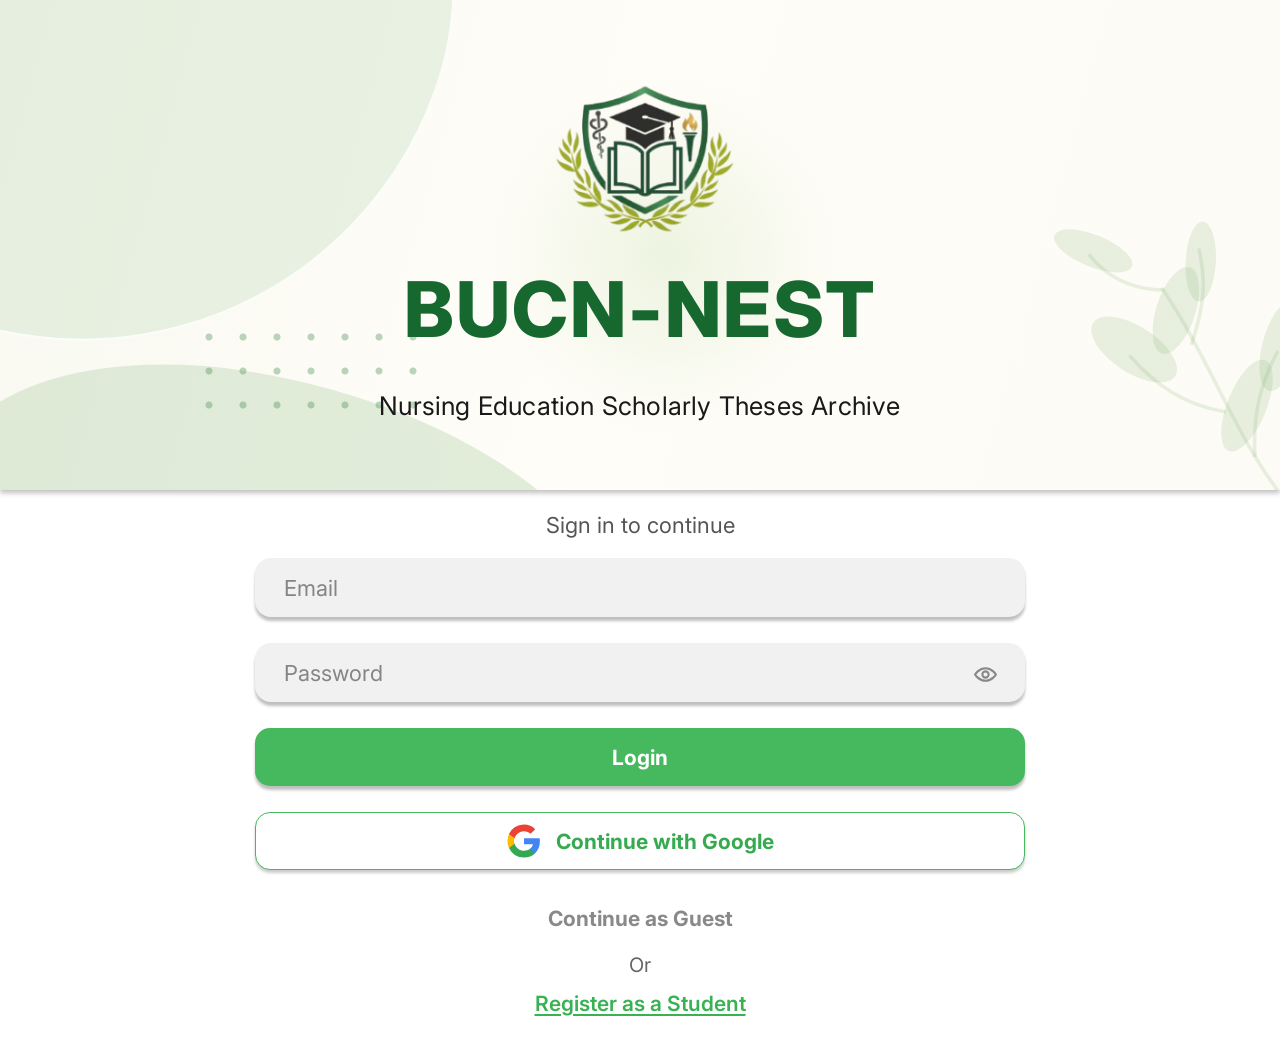
<file: repository/index.html>
<!DOCTYPE html>
<html lang="en">
<head>
  <meta charset="UTF-8">
  <meta name="viewport" content="width=device-width, initial-scale=1.0">
  <title>BUCN - NEST | Login</title>
  <link href="https://cdn.jsdelivr.net/npm/bootstrap@5.3.8/dist/css/bootstrap.min.css" rel="stylesheet" integrity="sha384-sRIl4kxILFvY47J16cr9ZwB07vP4J8+LH7qKQnuqkuIAvNWLzeN8tE5YBujZqJLB" crossorigin="anonymous">
  <link rel="preconnect" href="https://fonts.googleapis.com">
  <link rel="preconnect" href="https://fonts.gstatic.com" crossorigin>
  <link href="https://fonts.googleapis.com/css2?family=Inter:wght@400;500;600;700;800&display=swap" rel="stylesheet">
  <link rel="stylesheet" href="style.css">
</head>
<body>
  <main class="login-page">
    <section class="hero" aria-labelledby="site-title">
      <div class="blob blob-one"></div>
      <div class="blob blob-two"></div>
      <div class="dot-grid" aria-hidden="true"></div>

      <svg class="branch" viewBox="0 0 360 330" aria-hidden="true">
        <g fill="none" stroke="currentColor" stroke-width="4" stroke-linecap="round">
          <path d="M344 329C294 265 264 177 211 98"/>
          <path d="M281 236c-46-8-78-30-106-62M244 159c13-40 17-70 8-105M315 285c-3-49 8-84 25-116M211 99c-37-1-63-15-82-39"/>
        </g>
        <g fill="currentColor">
          <ellipse cx="179" cy="166" rx="26" ry="55" transform="rotate(-57 179 166)"/>
          <ellipse cx="226" cy="122" rx="22" ry="51" transform="rotate(18 226 122)"/>
          <ellipse cx="254" cy="67" rx="17" ry="45" transform="rotate(3 254 67)"/>
          <ellipse cx="306" cy="229" rx="22" ry="55" transform="rotate(22 306 229)"/>
          <ellipse cx="343" cy="163" rx="20" ry="51" transform="rotate(14 343 163)"/>
          <ellipse cx="133" cy="55" rx="18" ry="47" transform="rotate(-68 133 55)"/>
        </g>
      </svg>

      <div class="brand">
        <div class="crest">
          <img src="logo.png" alt="BUCN-NEST Logo" class="logo-img">
        </div>
        <h1 id="site-title">BUCN-NEST</h1>
        <p>Nursing Education Scholarly Theses Archive</p>
      </div>
    </section>

    <section class="auth-section" aria-labelledby="login-heading">
      <form class="login-form" id="loginForm" novalidate>
        <h2 id="login-heading">Sign in to continue</h2>

        <div class="field">
          <label class="sr-only" for="email">Email</label>
          <input
            id="email"
            name="email"
            type="email"
            placeholder="Email"
            autocomplete="email"
            required
          >
          <span class="error" id="emailError"></span>
        </div>

        <div class="field">
          <label class="sr-only" for="password">Password</label>
          <input
            id="password"
            name="password"
            type="password"
            placeholder="Password"
            autocomplete="current-password"
            required
            minlength="6"
          >
          <button
            class="eye-button"
            id="togglePassword"
            type="button"
            aria-label="Show password"
            aria-pressed="false"
          >
            <svg class="eye-open" viewBox="0 0 24 24" aria-hidden="true">
              <path d="M2 12s3.5-6 10-6 10 6 10 6-3.5 6-10 6S2 12 2 12z"/>
              <circle cx="12" cy="12" r="3"/>
            </svg>
            <svg class="eye-closed" viewBox="0 0 24 24" aria-hidden="true">
              <path d="M3 3l18 18M10.6 6.1A10 10 0 0112 6c6.5 0 10 6 10 6a17 17 0 01-2.2 3M6.2 6.2C3.5 8 2 12 2 12s3.5 6 10 6a10 10 0 004.1-.8M9.9 9.9a3 3 0 004.2 4.2"/>
            </svg>
          </button>
          <span class="error" id="passwordError"></span>
        </div>

        <button class="primary-button" type="submit">Login</button>

        <button class="google-button" id="googleLogin" type="button">
          <svg viewBox="0 0 24 24" aria-hidden="true">
            <path fill="#4285f4" d="M22.6 12.2c0-.7-.1-1.4-.2-2.1H12v4h6a5.1 5.1 0 01-2.2 3.3v2.7h3.6c2.1-1.9 3.2-4.7 3.2-7.9z"/>
            <path fill="#34a853" d="M12 23c3 0 5.5-1 7.4-2.9l-3.6-2.7c-1 .7-2.3 1.1-3.8 1.1-2.9 0-5.4-2-6.3-4.7H2v2.8A11.2 11.2 0 0012 23z"/>
            <path fill="#fbbc05" d="M5.7 13.8A6.7 6.7 0 015.3 12c0-.6.1-1.2.4-1.8V7.4H2A11 11 0 001 12c0 1.7.4 3.2 1 4.6l3.7-2.8z"/>
            <path fill="#ea4335" d="M12 5.5c1.7 0 3.2.6 4.4 1.7l3.1-3.1A10.5 10.5 0 0012 1 11.2 11.2 0 002 7.4l3.7 2.8C6.6 7.5 9.1 5.5 12 5.5z"/>
          </svg>
          <span>Continue with Google</span>
        </button>

        <button class="guest-button" id="guestLogin" type="button">
          Continue as Guest
        </button>

        <div class="register-option">
          <span>Or</span>
          <a href="#register" id="studentRegister">Register as a Student</a>
        </div>

        <p class="status" id="statusMessage" role="status" aria-live="polite"></p>
      </form>
    </section>
  </main>

  <script src="https://cdn.jsdelivr.net/npm/bootstrap@5.3.8/dist/js/bootstrap.bundle.min.js" integrity="sha384-FKyoEForCGlyvwx9Hj09JcYn3nv7wiPVlz7YYwJrWVcXK/BmnVDxM+D2scQbITxI" crossorigin="anonymous"></script>
  <script src="script.js"></script>
</body>
</html>
</file>
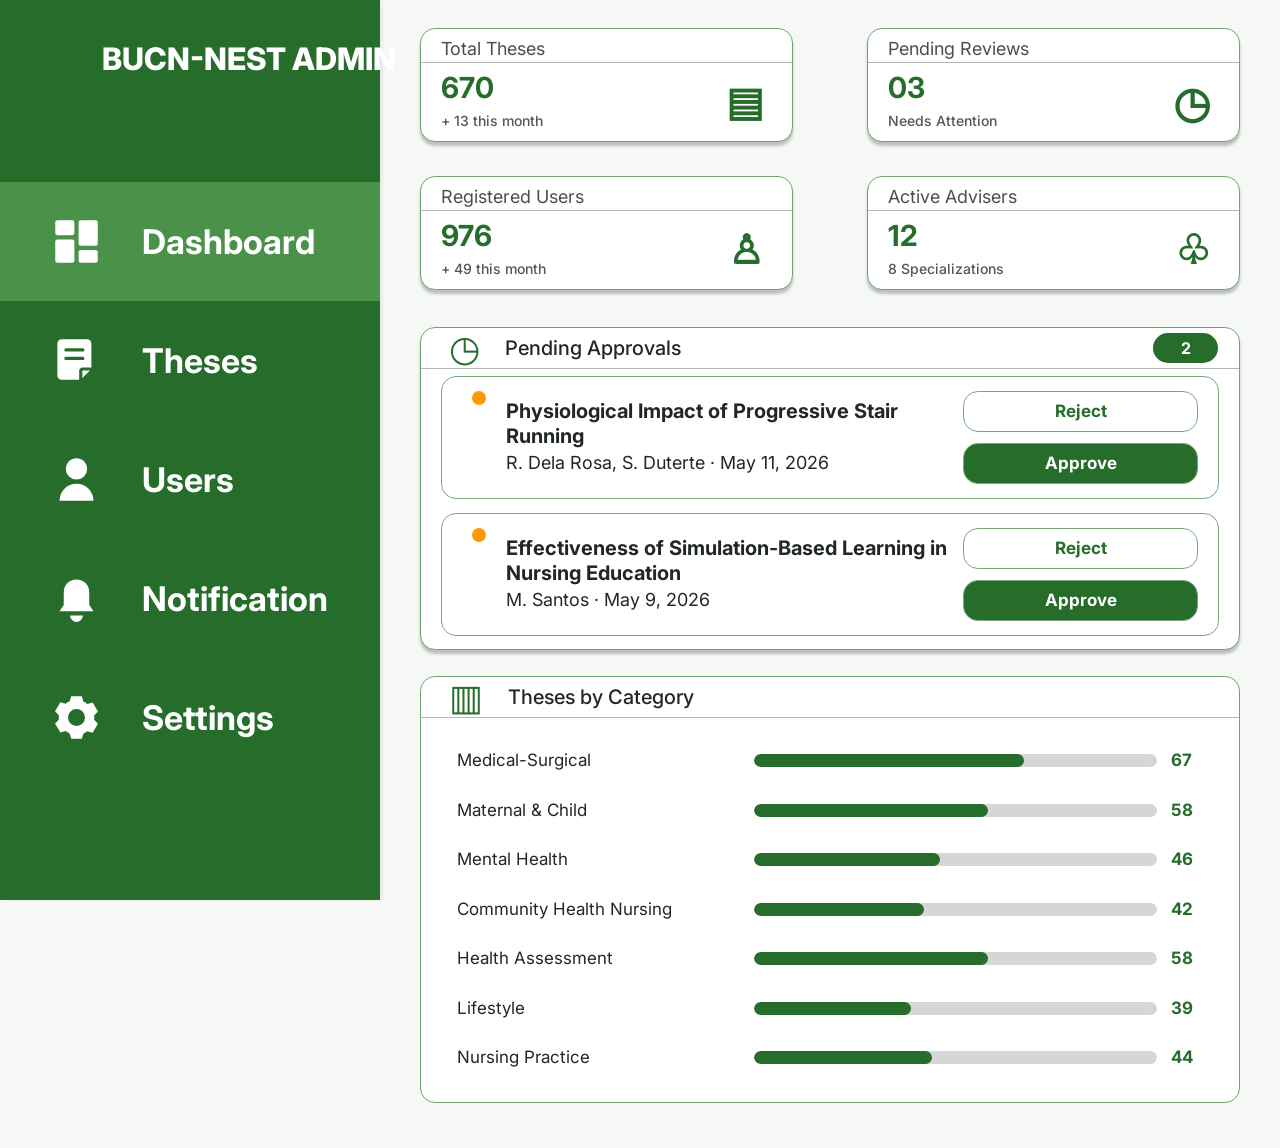
<file: repository/admin.html>
<!DOCTYPE html>
<html lang="en">
<head>
  <meta charset="UTF-8">
  <meta name="viewport" content="width=device-width, initial-scale=1.0">
  <title>NEST Admin</title>
  <link href="https://cdn.jsdelivr.net/npm/bootstrap@5.3.8/dist/css/bootstrap.min.css" rel="stylesheet" integrity="sha384-sRIl4kxILFvY47J16cr9ZwB07vP4J8+LH7qKQnuqkuIAvNWLzeN8tE5YBujZqJLB" crossorigin="anonymous">
  <link rel="preconnect" href="https://fonts.googleapis.com">
  <link rel="preconnect" href="https://fonts.gstatic.com" crossorigin>
  <link href="https://fonts.googleapis.com/css2?family=Inter:wght@500;600;700;800&display=swap" rel="stylesheet">
  <link rel="stylesheet" href="admin.css">
</head>
<body>
  <button class="menu-toggle" id="menuToggle" type="button" aria-label="Open admin menu" aria-expanded="false">
    <span></span>
    <span></span>
    <span></span>
  </button>
  <div class="sidebar-overlay" id="sidebarOverlay"></div>

  <aside class="sidebar" id="adminSidebar">
    <div class="sidebar-brand">BUCN-NEST ADMIN</div>
    <nav aria-label="Admin navigation">
      <a class="nav-item active" href="#dashboard" data-page="Dashboard">
        <svg viewBox="0 0 24 24" aria-hidden="true">
          <rect x="2" y="2" width="9" height="7" rx="1"/>
          <rect x="13" y="2" width="9" height="12" rx="1"/>
          <rect x="2" y="11" width="9" height="11" rx="1"/>
          <rect x="13" y="16" width="9" height="6" rx="1"/>
        </svg>
        <span>Dashboard</span>
      </a>
      <a class="nav-item" href="#theses" data-page="Theses">
        <svg viewBox="0 0 24 24" aria-hidden="true">
          <path d="M5 2h12a2 2 0 012 2v12l-5 5H5a2 2 0 01-2-2V4a2 2 0 012-2z"/>
          <path class="cutout" d="M14 21v-4a1 1 0 011-1h4M7 7h8M7 11h8"/>
        </svg>
        <span>Theses</span>
      </a>
      <a class="nav-item" href="#users" data-page="Users">
        <svg viewBox="0 0 24 24" aria-hidden="true">
          <circle cx="12" cy="7" r="5"/>
          <path d="M4 22a8 8 0 0116 0z"/>
        </svg>
        <span>Users</span>
      </a>
      <a class="nav-item" href="#notification" data-page="Notification">
        <svg viewBox="0 0 24 24" aria-hidden="true">
          <path d="M4 18h16l-2-3V9a6 6 0 00-12 0v6z"/>
          <path d="M9 20a3 3 0 006 0z"/>
        </svg>
        <span>Notification</span>
      </a>
      <a class="nav-item" href="#settings" data-page="Settings">
        <svg viewBox="0 0 24 24" aria-hidden="true">
          <path fill-rule="evenodd" d="M9.5 2h5l.7 2.5c.7.3 1.3.6 1.9 1.1l2.5-.7 2.5 4.3-1.8 1.8a8 8 0 010 2.1l1.8 1.8-2.5 4.3-2.5-.7c-.6.4-1.2.8-1.9 1.1l-.7 2.4h-5l-.7-2.5c-.7-.3-1.3-.6-1.9-1.1l-2.5.7-2.5-4.3L3.7 13a8 8 0 010-2.1L1.9 9.1l2.5-4.3 2.5.7c.6-.4 1.2-.8 1.9-1.1L9.5 2zM12 16a4 4 0 100-8 4 4 0 000 8z"/>
        </svg>
        <span>Settings</span>
      </a>
    </nav>
  </aside>

  <main class="admin-content">
    <h1 class="mobile-page-title" id="pageTitle">Dashboard</h1>

    <!-- Dashboard View -->
    <div class="admin-view active" id="dashboardView">
      <section class="stats-grid" aria-label="Dashboard statistics">
        <article class="stat-card">
          <div class="stat-label">Total Theses</div>
          <div class="stat-body">
            <div>
              <strong>670</strong>
              <small>+ 13 this month</small>
            </div>
            <span class="stat-icon">▤</span>
          </div>
        </article>
        <article class="stat-card">
          <div class="stat-label">Pending Reviews</div>
          <div class="stat-body">
            <div>
              <strong>03</strong>
              <small>Needs Attention</small>
            </div>
            <span class="stat-icon clock-icon">◷</span>
          </div>
        </article>
        <article class="stat-card">
          <div class="stat-label">Registered Users</div>
          <div class="stat-body">
            <div>
              <strong>976</strong>
              <small>+ 49 this month</small>
            </div>
            <span class="stat-icon">♙</span>
          </div>
        </article>
        <article class="stat-card">
          <div class="stat-label">Active Advisers</div>
          <div class="stat-body">
            <div>
              <strong>12</strong>
              <small>8 Specializations</small>
            </div>
            <span class="stat-icon">♧</span>
          </div>
        </article>
      </section>

      <section class="dashboard-panel approvals-panel">
        <header class="panel-header">
          <span class="panel-icon">◷</span>
          <h2>Pending Approvals</h2>
          <span class="count-badge" id="approvalCount">2</span>
        </header>
        <div class="approval-list" id="approvalList">
          <article class="approval-item">
            <span class="pending-dot"></span>
            <div class="approval-info">
              <strong>Physiological Impact of Progressive Stair Running</strong>
              <span>R. Dela Rosa, S. Duterte · May 11, 2026</span>
            </div>
            <div class="approval-actions">
              <button class="reject-btn" type="button">Reject</button>
              <button class="approve-btn" type="button">Approve</button>
            </div>
          </article>
          <article class="approval-item">
            <span class="pending-dot"></span>
            <div class="approval-info">
              <strong>Effectiveness of Simulation-Based Learning in Nursing Education</strong>
              <span>M. Santos · May 9, 2026</span>
            </div>
            <div class="approval-actions">
              <button class="reject-btn" type="button">Reject</button>
              <button class="approve-btn" type="button">Approve</button>
            </div>
          </article>
          <p class="empty-approvals" id="emptyApprovals">No pending approvals.</p>
        </div>
      </section>

      <section class="dashboard-panel category-panel">
        <header class="panel-header">
          <span class="chart-icon">▥</span>
          <h2>Theses by Category</h2>
        </header>
        <div class="category-list">
          <div class="category-row">
            <span>Medical-Surgical</span>
            <div class="progress"><i style="--value:67%"></i></div>
            <b>67</b>
          </div>
          <div class="category-row">
            <span>Maternal &amp; Child</span>
            <div class="progress"><i style="--value:58%"></i></div>
            <b>58</b>
          </div>
          <div class="category-row">
            <span>Mental Health</span>
            <div class="progress"><i style="--value:46%"></i></div>
            <b>46</b>
          </div>
          <div class="category-row">
            <span>Community Health Nursing</span>
            <div class="progress"><i style="--value:42%"></i></div>
            <b>42</b>
          </div>
          <div class="category-row">
            <span>Health Assessment</span>
            <div class="progress"><i style="--value:58%"></i></div>
            <b>58</b>
          </div>
          <div class="category-row">
            <span>Lifestyle</span>
            <div class="progress"><i style="--value:39%"></i></div>
            <b>39</b>
          </div>
          <div class="category-row">
            <span>Nursing Practice</span>
            <div class="progress"><i style="--value:44%"></i></div>
            <b>44</b>
          </div>
        </div>
      </section>
    </div>

    <!-- Theses View -->
    <div class="admin-view" id="thesesView">
      <div class="theses-toolbar">
        <label class="thesis-search">
          <span aria-hidden="true"></span>
          <input id="thesisSearch" type="search" placeholder="Search for research title, keyword..." aria-label="Search theses">
        </label>
        <div class="filter-row">
          <button class="add-thesis-btn" id="addThesis" type="button">
            <b>+</b> Add Thesis
          </button>
          <select id="statusFilter" aria-label="Filter by status">
            <option value="all">All Status</option>
            <option value="pending">Pending</option>
            <option value="approved">Approved</option>
          </select>
          <select id="categoryFilter" aria-label="Filter by category">
            <option value="all">All Categories</option>
            <option>Medical-Surgical</option>
            <option>Maternal &amp; Child</option>
            <option>Mental Health</option>
            <option>Community Health Nursing</option>
          </select>
        </div>
      </div>

      <h2 class="section-label">PENDING (<span id="thesesPendingCount">2</span>)</h2>
      <section class="thesis-group pending-theses">
        <header class="panel-header">
          <span class="panel-icon">◷</span>
          <h2>Pending Approvals</h2>
          <span class="count-badge">2</span>
        </header>
        <div class="thesis-items">
          <article class="thesis-item" data-status="pending" data-category="Medical-Surgical">
            <span class="pending-dot"></span>
            <div class="thesis-copy">
              <strong>Physiological Impact of Progressive Stair Running</strong>
              <span>R. Dela Rosa, S. Duterte · May 11, 2026</span>
            </div>
            <div class="thesis-actions">
              <button class="view-btn" type="button">View</button>
              <button class="reject-btn" type="button">Reject</button>
              <button class="approve-btn" type="button">Approve</button>
            </div>
          </article>
          <article class="thesis-item" data-status="pending" data-category="Mental Health">
            <span class="pending-dot"></span>
            <div class="thesis-copy">
              <strong>Effectiveness of Simulation-Based Learning in Nursing Education</strong>
              <span>M. Santos · May 9, 2026</span>
            </div>
            <div class="thesis-actions">
              <button class="view-btn" type="button">View</button>
              <button class="reject-btn" type="button">Reject</button>
              <button class="approve-btn" type="button">Approve</button>
            </div>
          </article>
        </div>
      </section>

      <h2 class="section-label approved-label">APPROVED (<span id="approvedCount">670</span>)</h2>
      <section class="thesis-group approved-theses">
        <header class="panel-header">
          <h2>Approved Theses</h2>
          <span class="count-badge">670</span>
        </header>
        <div class="thesis-items">
          <article class="thesis-item approved-item" data-status="approved" data-category="Community Health Nursing">
            <div class="thesis-copy">
              <strong>Virtual Institutional Scholarly Theses Archive: The Centralized Digital Repository System of College of Nursing</strong>
              <span>
                <b>Authors:</b> Bieber, Jessa Mae J. Dimaano, Frauline F. Jacinto, Happy Gutierrez (2026)
              </span>
            </div>
            <button class="view-btn" type="button">View</button>
          </article>
          <article class="thesis-item approved-item" data-status="approved" data-category="Medical-Surgical">
            <div class="thesis-copy">
              <strong>Effects of Scheduling of Medical-Surgical Nursing on the Learning Dynamics of Nursing Students in West and East Campus</strong>
              <span>
                <b>Authors:</b> Clarisse C. Banua, Onidranreb R. Bernardino, Rojhen D. Cleope (2024)
              </span>
            </div>
            <button class="view-btn" type="button">View</button>
          </article>
        </div>
      </section>
      <p class="no-results" id="noResults">No theses found.</p>
    </div>

    <!-- Users View -->
    <div class="admin-view" id="usersView">
      <div class="users-toolbar">
        <label class="thesis-search">
          <span aria-hidden="true"></span>
          <input id="userSearch" type="search" placeholder="Search name, ID, email..." aria-label="Search users">
        </label>
        <div class="user-filters">
          <select id="roleFilter" aria-label="Filter by role">
            <option value="all">All Roles</option>
            <option value="student">Student</option>
            <option value="faculty">Faculty / Adviser</option>
            <option value="guest">Guest</option>
          </select>
          <select id="userStatusFilter" aria-label="Filter by status">
            <option value="all">All Status</option>
            <option value="active">Active</option>
            <option value="suspended">Suspended</option>
          </select>
        </div>
      </div>
      <h2 class="users-count">USERS (<span id="visibleUserCount">976</span>)</h2>
      <section class="user-list" id="userList">
        <article class="user-card" data-role="student" data-status="active">
          <div class="avatar">JB</div>
          <div class="user-info">
            <strong>Justine Bieber</strong>
            <span>Student ID: 2023-1234-56789</span>
          </div>
          <button class="suspend-btn" type="button">Suspend</button>
          <button class="user-view-btn" type="button">View</button>
        </article>
        <article class="user-card" data-role="student" data-status="active">
          <div class="avatar">JD</div>
          <div class="user-info">
            <strong>Jessa Mae J. Dimaano</strong>
            <span>Student ID: 2023-1224-56779</span>
          </div>
          <button class="suspend-btn" type="button">Suspend</button>
          <button class="user-view-btn" type="button">View</button>
        </article>
        <article class="user-card" data-role="student" data-status="active">
          <div class="avatar">FJ</div>
          <div class="user-info">
            <strong>Frauline F. Jacinto</strong>
            <span>Student ID: 2023-1334-56339</span>
          </div>
          <button class="suspend-btn" type="button">Suspend</button>
          <button class="user-view-btn" type="button">View</button>
        </article>
        <article class="user-card" data-role="student" data-status="active">
          <div class="avatar">HG</div>
          <div class="user-info">
            <strong>Happy D. Gutierrez</strong>
            <span>Student ID: 2023-1404-56449</span>
          </div>
          <button class="suspend-btn" type="button">Suspend</button>
          <button class="user-view-btn" type="button">View</button>
        </article>
        <article class="user-card faculty-card" data-role="faculty" data-status="active">
          <div class="avatar">JI</div>
          <div class="user-info">
            <strong>Jean Annette S. Ibo, RN, MAN, EdD</strong>
            <span>Faculty, Adviser</span>
          </div>
          <button class="suspend-btn" type="button">Suspend</button>
          <button class="user-view-btn" type="button">View</button>
        </article>
        <article class="user-card guest-card" data-role="guest" data-status="active">
          <div class="avatar">GU</div>
          <div class="user-info">
            <strong>Guest User #0001</strong>
            <span>Guest, No Account</span>
          </div>
          <button class="suspend-btn" type="button">Suspend</button>
          <button class="user-view-btn" type="button">View</button>
        </article>
        <article class="user-card guest-card" data-role="guest" data-status="active">
          <div class="avatar">GU</div>
          <div class="user-info">
            <strong>Guest User #0002</strong>
            <span>Guest, No Account</span>
          </div>
          <button class="suspend-btn" type="button">Suspend</button>
          <button class="user-view-btn" type="button">View</button>
        </article>
      </section>
      <p class="no-results" id="noUsers">No users found.</p>
    </div>

    <!-- Notification View -->
    <div class="admin-view" id="notificationView">
      <div class="notification-heading">
        <h1>Notification</h1>
        <button id="markAllRead" type="button">Mark All Read</button>
      </div>
      <form class="notification-form" id="notificationForm">
        <header>
          <span class="send-plane">➤</span>
          <h2>Send Notification</h2>
        </header>
        <div class="notification-fields">
          <label>
            RECIPIENT
            <select id="notificationRecipient">
              <option>All users</option>
              <option>Students</option>
              <option>Faculty / Advisers</option>
              <option>Guests</option>
            </select>
          </label>
          <label>
            TITLE
            <input id="notificationTitle" type="text" placeholder="Notification title..." required>
          </label>
          <label>
            MESSAGE
            <textarea id="notificationMessage" placeholder="Type message..." required></textarea>
          </label>
          <button class="send-notification-btn" type="submit">Send Notification</button>
        </div>
      </form>

      <section class="notification-feed">
        <h2>TODAY</h2>
        <div id="todayNotifications">
          <article class="notification-card unread">
            <span class="unread-dot"></span>
            <strong>New thesis submission pending review</strong>
            <p class="notification-subject">Virtual Institutional Scholarly Theses Archive: The Centralized Digital Repository System of College of Nursing</p>
            <p>
              <b>Authors:</b> Bieber, Jessa Mae J. Dimaano, Frauline F. Jacinto, Happy Gutierrez (2026)
            </p>
            <footer>
              <span>May 18, 2026</span>
              <span>1:43 PM</span>
            </footer>
          </article>
        </div>
        <h2>EARLIER</h2>
        <div id="earlierNotifications">
          <article class="notification-card unread">
            <span class="unread-dot"></span>
            <strong>New thesis submission pending review</strong>
            <p class="notification-subject">Effectiveness of Simulation-Based Learning in Nursing Education</p>
            <p>
              <b>Author:</b> M. Santos
            </p>
            <footer>
              <span>May 9, 2026</span>
              <span>10:20 AM</span>
            </footer>
          </article>
        </div>
      </section>
    </div>
  </main>

  <script src="https://cdn.jsdelivr.net/npm/bootstrap@5.3.8/dist/js/bootstrap.bundle.min.js" integrity="sha384-FKyoEForCGlyvwx9Hj09JcYn3nv7wiPVlz7YYwJrWVcXK/BmnVDxM+D2scQbITxI" crossorigin="anonymous"></script>
  <script src="admin.js"></script>
</body>
</html>
</file>
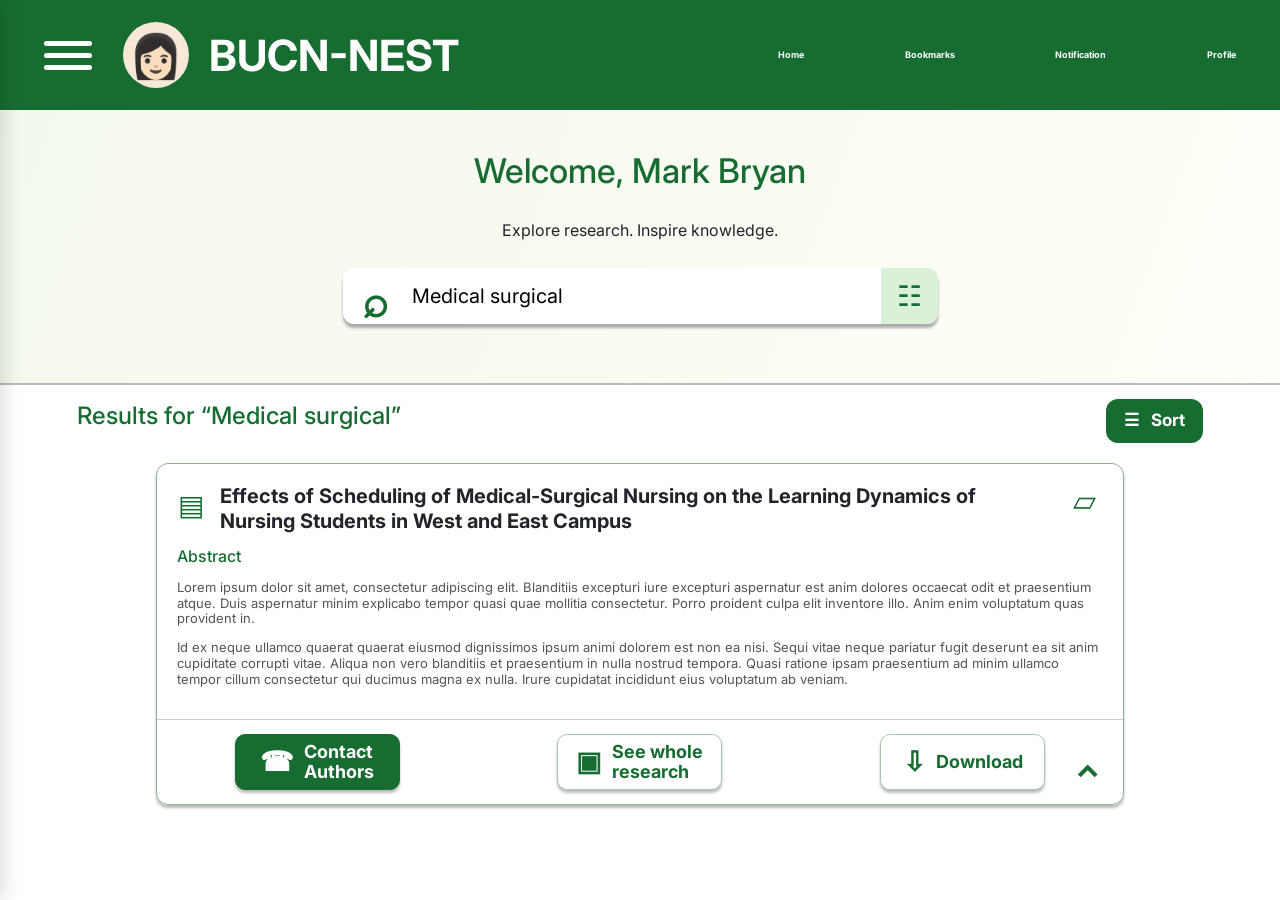
<file: repository/client.html>
<!DOCTYPE html>
<html lang="en">
<head>
  <meta charset="UTF-8">
  <meta name="viewport" content="width=device-width, initial-scale=1">
  <title>BUCN-NEST Client</title>
  <link href="https://cdn.jsdelivr.net/npm/bootstrap@5.3.8/dist/css/bootstrap.min.css" rel="stylesheet" integrity="sha384-sRIl4kxILFvY47J16cr9ZwB07vP4J8+LH7qKQnuqkuIAvNWLzeN8tE5YBujZqJLB" crossorigin="anonymous">
  <link rel="preconnect" href="https://fonts.googleapis.com">
  <link rel="preconnect" href="https://fonts.gstatic.com" crossorigin>
  <link href="https://fonts.googleapis.com/css2?family=Inter:wght@400;500;600;700;800&display=swap" rel="stylesheet">
  <link rel="stylesheet" href="client.css">
</head>
<body>
  <header class="client-header">
    <button class="client-menu" id="clientMenu" aria-label="Open menu">
      <i></i>
      <i></i>
      <i></i>
    </button>
    <div class="client-avatar">👩🏻</div>
    <b class="client-logo">BUCN-NEST</b>
    <nav>
      <button data-view="home">
        <small>Home</small>
      </button>
      <button data-view="bookmarks">
        <small>Bookmarks</small>
      </button>
      <button data-view="notifications">
        <small>Notification</small>
      </button>
      <button data-view="profile">
        <small>Profile</small>
      </button>
    </nav>
  </header>

  <div class="client-shade" id="clientShade"></div>

  <aside class="client-drawer" id="clientDrawer">
    <header>
      <button id="closeDrawer">☰</button>
      <div>
        <b>Mark Bryan N. Castillo</b>
        <small>ID: 2023-1234-56789<br>User Account</small>
      </div>
      <div class="client-avatar">👩🏻</div>
    </header>
    <nav>
      <button data-view="home">Home</button>
      <button data-view="bookmarks">Bookmarked</button>
      <button data-view="notifications">Notifications</button>
      <button data-view="profile">Edit Profile</button>
      <button data-view="categories">Categories</button>
      <button data-view="submission">My Submission</button>
      <button data-view="advisers">Adviser Recommendation</button>
      <button data-view="howto">How to Use</button>
      <button data-view="help">Help &amp; Feedback</button>
      <button data-view="settings">Settings</button>
      <button class="logout-link" data-view="logout">⇥ Logout</button>
    </nav>
  </aside>

  <main>
    <!-- Home View -->
    <section class="client-view active" id="homeView">
      <div class="client-hero">
        <h1>Welcome, Mark Bryan</h1>
        <p>Explore research. Inspire knowledge.</p>
        <div class="client-search">
          <b>⌕</b>
          <input id="clientSearch" value="Medical surgical" placeholder="Search for research title, keyword...">
          <button id="clientFilter">☷</button>
        </div>
      </div>
      <div class="client-results">
        <div class="result-bar">
          <h2 id="clientResultTitle">Results for “Medical surgical”</h2>
          <button id="clientSort">☰ &nbsp; Sort</button>
        </div>
        <div id="clientTheses"></div>
      </div>
    </section>

    <!-- Bookmarks View -->
    <section class="client-view panel-view" id="bookmarksView">
      <div class="view-panel">
        <h1>🔖 &nbsp; Bookmarked</h1>
        <h3>SAVED THESES</h3>
        <div id="bookmarkList"></div>
      </div>
    </section>

    <!-- Notifications View -->
    <section class="client-view panel-view" id="notificationsView">
      <div class="view-panel">
        <h1>🔔 &nbsp; Notifications</h1>
        <h3>LATEST</h3>
        <article class="notice unread">
          <b>Submission approved</b>
          <p>Your thesis upload has been verified and approved by the admin.</p>
          <footer>
            May 18, 2026
            <span>1:43 PM</span>
          </footer>
        </article>
        <article class="notice unread">
          <b>New Thesis Upload</b>
          <p>Physiological Impact of Progressive Stair Running on Lower-Limb Muscle Activation and Aerobic Capacity</p>
          <footer>
            May 11, 2026
            <span>4:20 PM</span>
          </footer>
        </article>
        <h3>EARLIER</h3>
        <article class="notice">
          <b>Advisor Request</b>
          <p>
            <strong>Ma. Claudette L. Orense, RN, MN</strong>, has accepted your request.
          </p>
        </article>
      </div>
    </section>

    <!-- Profile View -->
    <section class="client-view panel-view" id="profileView">
      <form class="view-panel profile-form" id="profileForm">
        <h1>
          👩‍🎓 &nbsp; Edit Profile
          <span>Change photo&nbsp; 👨‍🎓</span>
        </h1>
        <div class="form-grid">
          <label>
            First Name
            <input value="Mark Bryan">
          </label>
          <label>
            Middle Name
            <input value="Narciso">
          </label>
          <label>
            Last Name
            <input value="Castilllo">
          </label>
          <label>
            Role
            <input value="Student" readonly>
          </label>
          <label class="wide">
            Student ID
            <input value="2026-1234-56789" readonly>
          </label>
          <label class="wide">
            Email Address
            <input type="email" value="mbnc2023-1234-5678-910">
          </label>
          <label class="wide">
            College
            <input value="Bicol University College of Nursing" readonly>
          </label>
        </div>
        <footer>
          <button type="reset">Cancel</button>
          <button type="submit">Save</button>
        </footer>
      </form>
    </section>

    <!-- Categories View -->
    <section class="client-view panel-view" id="categoriesView">
      <div class="view-panel">
        <h1>⊞ &nbsp; Categories</h1>
        <div class="category-buttons" id="categoryButtons"></div>
        <h3>FILTER BY METHODOLOGY</h3>
        <div class="method-buttons">
          <button class="selected">All</button>
          <button>Qualitative</button>
          <button>Quantitative</button>
          <button>Mixed</button>
        </div>
      </div>
    </section>

    <!-- Submission View -->
    <section class="client-view panel-view" id="submissionView">
      <div class="view-panel">
        <h1>
          ⬇️ &nbsp; My Submission
          <span>+</span>
        </h1>
        <h3>SUBMISSION STATUS</h3>
        <article class="submission-card">
          <b>A Nursing Education Scholarly Thesis Repository System for Undergraduate Nursing Students of College of Nursing</b>
          <div>
            <strong>Approved</strong>
            <span>Submitted on: May 17, 2026</span>
          </div>
          <progress value="100" max="100"></progress>
        </article>
        <h3>UPLOAD</h3>
        <article class="submission-card">
          <b>
            PDF
            <span>Abstract Upload</span>
          </b>
          <p>thesis_super_final.pdf • 4.5MB</p>
          <progress value="100" max="100"></progress>
        </article>
      </div>
    </section>

    <!-- Advisers View -->
    <section class="client-view panel-view" id="advisersView">
      <div class="view-panel">
        <h1>👍 &nbsp; Adviser Recommendation</h1>
        <h3>ADVISERS &amp; RESEARCH SPECIALIZATION</h3>
        <div id="adviserList"></div>
      </div>
    </section>

    <!-- How to Use View -->
    <section class="client-view panel-view" id="howtoView">
      <div class="view-panel">
        <h1>ⓘ &nbsp; How to Use</h1>
        <h3>GETTING STARTED</h3>
        <div id="stepsList"></div>
      </div>
    </section>

    <!-- Help View -->
    <section class="client-view panel-view" id="helpView">
      <div class="view-panel">
        <h1>? &nbsp; Help &amp; Feedback</h1>
        <h3>SUPPORT</h3>
        <div class="simple-list">
          <button>
            ❔
            <b>Frequently asked questions</b>
            <small>How to search, submit, bookmark, and use the system.</small>
          </button>
          <button>
            📞
            <b>Contact support</b>
            <small>bucnnest-support@bucn.edu.ph</small>
          </button>
          <h3>FEEDBACK</h3>
          <button>
            ☆
            <b>Rate BUCN-NEST</b>
            <small>Share your experience to help improve our system quality.</small>
          </button>
          <button>
            ▤
            <b>Send feedback</b>
            <small>Suggest features, report usability issues, or share ideas</small>
          </button>
          <button>
            🐞
            <b>Report a bug</b>
            <small>Flag system errors or access problems</small>
          </button>
        </div>
      </div>
    </section>

    <!-- Settings View -->
    <section class="client-view panel-view" id="settingsView">
      <div class="view-panel">
        <h1>⚙ &nbsp; Settings</h1>
        <div class="simple-list">
          <h3>ACCOUNT</h3>
          <button>
            ▣
            <b>Change password</b>
          </button>
          <button>
            ♢
            <b>Privacy &amp; Data</b>
            <small>Role: Student</small>
          </button>
          <h3>PREFERENCES</h3>
          <button>
            🔔
            <b>Push notifications</b>
            <small>Submissions, approvals, adviser recommendation</small>
            <i class="toggle on"></i>
          </button>
          <h3>SYSTEM</h3>
          <button>
            ⓘ
            <b>App Version</b>
            <small>BUCN-NEST v1.0.0</small>
          </button>
          <button>
            ▤
            <b>Terms &amp; Conditions</b>
          </button>
        </div>
      </div>
    </section>

    <!-- Logout View -->
    <section class="client-view panel-view" id="logoutView">
      <div class="view-panel logout-panel">
        <h1>⇥ &nbsp; Logout</h1>
        <div>⇥</div>
        <h2>Log Out of BUCN-NEST?</h2>
        <p>
          You will be returned to the login screen.<br>
          All your bookmarks, submission and profile data remain saved securely.
        </p>
        <footer>
          <button data-view="home">Cancel</button>
          <button id="confirmLogout">⇥ Log out</button>
        </footer>
      </div>
    </section>
  </main>

  <!-- Sort Modal -->
  <div class="client-modal" id="sortModal">
    <div class="sort-box">
      <header>
        <b>Sort by</b>
        <button class="close-modal">×</button>
      </header>
      <button data-sort="newest">
        ▣
        <span>
          <b>Newest First</b>
          <small>Recently added Theses</small>
        </span>
      </button>
      <button class="selected" data-sort="popular">
        ♨
        <span>
          <b>Most Popular</b>
          <small>Most viewed Theses</small>
        </span>
      </button>
      <button data-sort="az">
        ▤
        <span>
          <b>A-Z Title</b>
          <small>Alphabetical order</small>
        </span>
      </button>
      <button data-sort="oldest">
        ◷
        <span>
          <b>Oldest First</b>
          <small>Oldest theses first</small>
        </span>
      </button>
    </div>
  </div>

  <script src="https://cdn.jsdelivr.net/npm/bootstrap@5.3.8/dist/js/bootstrap.bundle.min.js" integrity="sha384-FKyoEForCGlyvwx9Hj09JcYn3nv7wiPVlz7YYwJrWVcXK/BmnVDxM+D2scQbITxI" crossorigin="anonymous"></script>
  <script src="client.js"></script>
  <script>
    const displayedSearch = clientSearch.value;
    clientSearch.value = displayedSearch.replace(/medical\s+surgical/i, 'Medical-Surgical');
    render();
    clientSearch.value = displayedSearch;
    clientResultTitle.textContent = `Results for “${displayedSearch}”`;

    clientSearch.addEventListener('input', () => {
      const typedValue = clientSearch.value;
      const searchableValue = typedValue.replace(/medical[\s-]+surgical/ig, 'Medical-Surgical');
      if (searchableValue !== typedValue) {
        clientSearch.value = searchableValue;
        render();
        clientSearch.value = typedValue;
        clientResultTitle.textContent = `Results for “${typedValue}”`;
      }
    });
  </script>
</body>
</html>
</file>
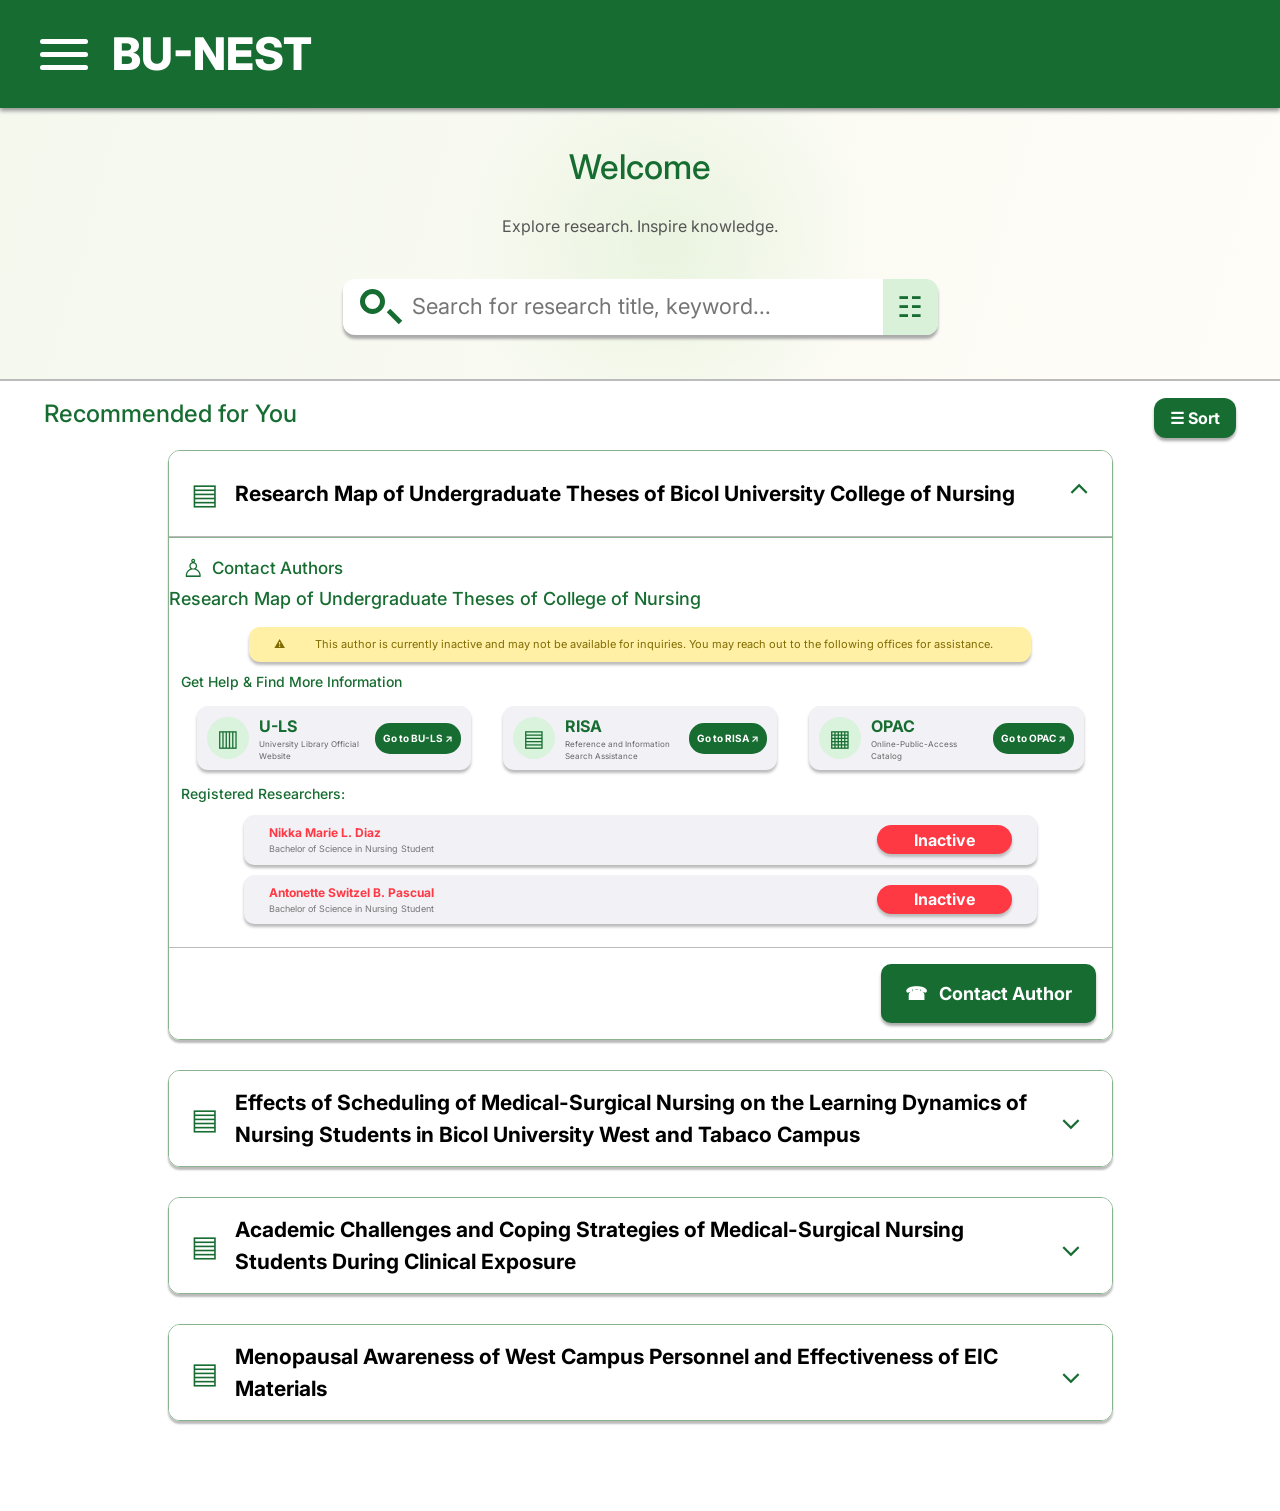
<file: repository/guest.html>
<!DOCTYPE html>
<html lang="en">
<head>
  <meta charset="UTF-8">
  <meta name="viewport" content="width=device-width, initial-scale=1.0">
  <title>BU-NEST Guest Research</title>
  <link href="https://cdn.jsdelivr.net/npm/bootstrap@5.3.8/dist/css/bootstrap.min.css" rel="stylesheet" integrity="sha384-sRIl4kxILFvY47J16cr9ZwB07vP4J8+LH7qKQnuqkuIAvNWLzeN8tE5YBujZqJLB" crossorigin="anonymous">
  <link rel="preconnect" href="https://fonts.googleapis.com">
  <link rel="preconnect" href="https://fonts.gstatic.com" crossorigin>
  <link href="https://fonts.googleapis.com/css2?family=Inter:wght@400;500;600;700;800&display=swap" rel="stylesheet">
  <link rel="stylesheet" href="guest.css">
</head>
<body>
  <header class="guest-header">
    <button class="hamburger" id="guestMenu" type="button" aria-label="Open menu">
      <i></i>
      <i></i>
      <i></i>
    </button>
    <a href="guest.html">BU-NEST</a>
  </header>

  <main>
    <section class="guest-hero">
      <h1>Welcome</h1>
      <p>Explore research. Inspire knowledge.</p>
      <div class="guest-search">
        <span class="search-symbol"></span>
        <input id="guestSearch" type="search" placeholder="Search for research title, keyword...">
        <button id="openFilters" type="button" aria-label="Open filters">☷</button>
      </div>
    </section>

    <section class="research-content">
      <div class="results-heading">
        <h2 id="resultsTitle">Recommended for You</h2>
        <button id="openSort" type="button">☰ <span>Sort</span></button>
      </div>

      <div class="research-list" id="researchList">
        <article
          class="research-card"
          data-title="Research Map of Undergraduate Theses of College of Nursing"
          data-author="Nikka Marie L. Diaz, Antonette Switzel B. Pascual"
          data-year="2015"
          data-popularity="94"
        >
          <button class="research-summary" type="button">
            <span class="doc-icon">▤</span>
            <strong>Research Map of Undergraduate Theses of Bicol University College of Nursing</strong>
            <span class="chevron">⌄</span>
          </button>
          <div class="research-details">
            <button class="contact-authors" type="button">☎ &nbsp; Contact Author</button>
          </div>
        </article>

        <article
          class="research-card"
          data-title="Effects of Scheduling of Medical-Surgical Nursing on the Learning Dynamics of Nursing Students in West and East Campus"
          data-author="Clarisse C. Banua, Onidranreb R. Bernardino, Rojhen D. Cleope"
          data-year="2024"
          data-popularity="88"
        >
          <button class="research-summary" type="button">
            <span class="doc-icon">▤</span>
            <strong>Effects of Scheduling of Medical-Surgical Nursing on the Learning Dynamics of Nursing Students in Bicol University West and Tabaco Campus</strong>
            <span class="chevron">⌄</span>
          </button>
          <div class="research-details">
            <p class="authors">
              ♙
              <span>Authors: Clarisse C. Banua, Onidranreb R. Bernardino, Rojhen D. Cleope (2024)</span>
            </p>
            <h3>Abstract</h3>
            <p>
              This study examines the effects of scheduling Medical-Surgical Nursing courses on the learning dynamics of nursing students from the Bicol University West and Tabaco Campuses. It explores how class schedules, clinical-duty arrangements, study periods, and workload distribution influence students' academic engagement, participation, and overall learning experience.
            </p>
            <p>
              The findings identify scheduling practices that support effective learning while reducing conflicts between classroom instruction and clinical exposure. The study may guide nursing administrators and faculty members in developing balanced schedules that promote student well-being, improve knowledge retention, and strengthen clinical preparedness.
            </p>
            <button class="contact-authors" type="button">☎ &nbsp; Contact Author</button>
          </div>
        </article>

        <article
          class="research-card"
          data-title="Academic Challenges and Coping Strategies of Medical-Surgical Nursing Students During Clinical Exposure"
          data-author="Maria D. Santos, John P. Cruz"
          data-year="2023"
          data-popularity="76"
        >
          <button class="research-summary" type="button">
            <span class="doc-icon">▤</span>
            <strong>Academic Challenges and Coping Strategies of Medical-Surgical Nursing Students During Clinical Exposure</strong>
            <span class="chevron">⌄</span>
          </button>
          <div class="research-details">
            <p class="authors">
              ♙
              <span>Authors: Maria D. Santos, John P. Cruz (2023)</span>
            </p>
            <h3>Abstract</h3>
            <p>
              This research identifies the challenges faced by nursing students and the coping strategies they apply during clinical exposure.
            </p>
            <button class="contact-authors" type="button">☎ &nbsp; Contact Author</button>
          </div>
        </article>

        <article
          class="research-card"
          data-title="Menopausal Awareness of West Campus Personnel and Effectiveness of EIC Materials"
          data-author="Ana Reyes, Bea Lim"
          data-year="2022"
          data-popularity="82"
        >
          <button class="research-summary" type="button">
            <span class="doc-icon">▤</span>
            <strong>Menopausal Awareness of West Campus Personnel and Effectiveness of EIC Materials</strong>
            <span class="chevron">⌄</span>
          </button>
          <div class="research-details">
            <p class="authors">
              ♙
              <span>Authors: Ana Reyes, Bea Lim (2022)</span>
            </p>
            <h3>Abstract</h3>
            <p>
              An assessment of awareness and the effectiveness of educational information materials among campus personnel.
            </p>
            <button class="contact-authors" type="button">☎ &nbsp; Contact Author</button>
          </div>
        </article>
      </div>

      <p class="guest-empty" id="guestEmpty">No matching research found.</p>
    </section>

    <section class="inline-contact-view" id="inlineContactView">
      <div class="inline-contact-card">
        <header>
          <h2>
            <span class="contact-people-icon">♙</span>
            Contact Authors
          </h2>
          <button class="contact-back" id="closeContactView" type="button">Back</button>
        </header>
        <h3 id="inlineResearchTitle">Research title</h3>
        <div class="inactive-warning" id="inactiveWarning">
          ⚠
          <span>
            This author is currently inactive and may not be available for inquiries. You may reach out to the following offices for assistance.
          </span>
        </div>
        <div id="helpResources">
          <h4>Get Help &amp; Find More Information</h4>
          <div class="resource-grid">
            <article>
              <span class="resource-icon">▥</span>
              <div>
                <b>U-LS</b>
                <small>University Library Official Website</small>
              </div>
              <a href="#uls">Go to BU-LS ↗</a>
            </article>
            <article>
              <span class="resource-icon">▤</span>
              <div>
                <b>RISA</b>
                <small>Reference and Information Search Assistance</small>
              </div>
              <a href="#risa">Go to RISA ↗</a>
            </article>
            <article>
              <span class="resource-icon">▦</span>
              <div>
                <b>OPAC</b>
                <small>Online-Public-Access Catalog</small>
              </div>
              <a href="#opac">Go to OPAC ↗</a>
            </article>
          </div>
        </div>
        <h4>Registered Researchers:</h4>
        <div class="inline-researchers" id="inlineResearchers"></div>
        <footer>
          <button id="generalContact" type="button">☎ &nbsp; Contact Author</button>
        </footer>
      </div>
    </section>
  </main>

  <!-- Filter Modal -->
  <div class="modal-backdrop" id="filterModal" role="dialog" aria-modal="true" aria-labelledby="filterTitle">
    <form class="guest-modal filter-modal" id="filterForm">
      <header>
        <h2 id="filterTitle">☷ &nbsp; Filter by</h2>
        <button class="modal-close" type="button">Done</button>
      </header>
      <div class="filter-fields">
        <label>
          <b>⌕ &nbsp; Keyword</b>
          <input id="keywordFilter" type="text" placeholder="Enter keyword...">
        </label>
        <label>
          <b>♙ &nbsp; Author</b>
          <input id="authorFilter" type="text" placeholder="Enter author name...">
        </label>
        <label>
          <b>▣ &nbsp; Year</b>
          <span class="year-fields">
            <input id="fromYear" type="number" placeholder="From Year">
            <input id="toYear" type="number" placeholder="To Year">
          </span>
        </label>
      </div>
      <fieldset>
        <legend>Quick sort</legend>
        <div class="quick-sort">
          <button type="button" data-sort="newest">Newest First</button>
          <button type="button" data-sort="az">A-Z Title</button>
          <button type="button" data-sort="popular">Most Popular</button>
          <button type="button" data-sort="oldest">Oldest First</button>
        </div>
      </fieldset>
      <footer>
        <button id="clearFilters" type="button">↶ &nbsp; Clear all</button>
        <button class="apply-filter" type="submit">☰ &nbsp; Apply filters</button>
      </footer>
    </form>
  </div>

  <!-- Sort Modal -->
  <div class="modal-backdrop" id="sortModal" role="dialog" aria-modal="true" aria-labelledby="sortTitle">
    <div class="guest-modal sort-modal">
      <header>
        <h2 id="sortTitle">Sort by</h2>
        <button class="modal-close" type="button">×</button>
      </header>
      <div class="sort-options">
        <button data-sort="newest">
          ▣
          <span>
            <b>Newest First</b>
            <small>Recently added Theses</small>
          </span>
        </button>
        <button data-sort="popular">
          ♨
          <span>
            <b>Most Popular</b>
            <small>Most viewed Theses</small>
          </span>
        </button>
        <button data-sort="az">
          ▤
          <span>
            <b>A-Z Title</b>
            <small>Alphabetical order</small>
          </span>
        </button>
        <button data-sort="oldest">
          ◷
          <span>
            <b>Oldest First</b>
            <small>Oldest theses first</small>
          </span>
        </button>
      </div>
    </div>
  </div>

  <!-- Contact Modal -->
  <div class="modal-backdrop" id="contactModal" role="dialog" aria-modal="true" aria-labelledby="contactTitle">
    <div class="guest-modal contact-modal">
      <header>
        <h2 id="contactTitle">♙ &nbsp; Contact Authors</h2>
        <button class="modal-close" type="button">×</button>
      </header>
      <h3 id="contactResearchTitle"></h3>
      <div class="help-note">
        ⚠ &nbsp; Author availability may vary. You may contact available researchers below.
      </div>
      <h4>Registered Researchers:</h4>
      <div id="researcherList"></div>
      <footer>
        <button class="modal-close contact-main" type="button">☎ &nbsp; Contact Author</button>
      </footer>
    </div>
  </div>

  <script src="https://cdn.jsdelivr.net/npm/bootstrap@5.3.8/dist/js/bootstrap.bundle.min.js" integrity="sha384-FKyoEForCGlyvwx9Hj09JcYn3nv7wiPVlz7YYwJrWVcXK/BmnVDxM+D2scQbITxI" crossorigin="anonymous"></script>
  <script src="guest.js"></script>
</body>
</html>
</file>
<file: repository/style.css>
:root {
  --green-dark: #17682f;
  --green: #46b85d;
  --green-hover: #35a64c;
  --muted: #858585;
  --field: #f1f1f1;
}

* {
  box-sizing: border-box;
}

html,
body {
  margin: 0;
  min-height: 100%;
}

body {
  font-family: "Inter", Arial, sans-serif;
  color: #191919;
  background: #fff;
}

button,
input {
  font: inherit;
}

button {
  cursor: pointer;
}

.login-page {
  min-height: 100vh;
  overflow: hidden;
}

.hero {
  position: relative;
  min-height: 490px;
  display: grid;
  place-items: center;
  padding: 18px 24px 28px;
  overflow: hidden;
  background:
    radial-gradient(circle at 52% 52%, rgba(212, 231, 192, 0.42), transparent 25%),
    linear-gradient(105deg, #f8f9f1 0%, #fffdf8 48%, #fdfbf6 100%);
  box-shadow: 0 3px 5px rgba(0, 0, 0, 0.25);
  z-index: 1;
}

.blob {
  position: absolute;
  pointer-events: none;
}

.blob-one {
  width: 680px;
  height: 680px;
  left: -235px;
  top: -330px;
  border-radius: 45% 55% 68% 32%;
  background: rgba(206, 226, 198, 0.42);
  border: 2px solid rgba(255, 255, 255, 0.8);
  transform: rotate(18deg);
}

.blob-two {
  width: 690px;
  height: 355px;
  left: -62px;
  bottom: -245px;
  border-radius: 50% 70% 0 0;
  background: rgba(177, 207, 168, 0.38);
  transform: rotate(10deg);
}

.dot-grid {
  position: absolute;
  left: 15%;
  bottom: 75px;
  width: 235px;
  height: 95px;
  opacity: 0.36;
  background-image: radial-gradient(#438c50 3px, transparent 4px);
  background-size: 34px 34px;
}

.branch {
  position: absolute;
  right: -15px;
  bottom: -5px;
  width: min(25vw, 390px);
  color: rgba(127, 177, 111, 0.18);
}

.brand {
  position: relative;
  text-align: center;
  z-index: 2;
}

.crest {
  width: 215px;
  height: 215px;
  margin: -8px auto 6px;
  display: flex;
  justify-content: center;
  align-items: center;
}

.logo-img {
  width: 100%;
  height: 100%;
  object-fit: contain;
}

.shield {
  fill: #f8f8ec;
  stroke: #297847;
  stroke-width: 8;
}

.shield-inner {
  fill: none;
  stroke: #333;
  stroke-width: 2.5;
  opacity: 0.9;
}

.cap {
  fill: #30312f;
  stroke: #fff;
  stroke-width: 3;
}

.cap-line {
  fill: none;
  stroke: #30312f;
  stroke-width: 4;
  stroke-linecap: round;
}

.book {
  fill: #f8f8ec;
  stroke: #175b36;
  stroke-width: 6;
  stroke-linejoin: round;
}

.book-line {
  fill: none;
  stroke: #175b36;
  stroke-width: 4;
}

.brand h1 {
  margin-top: 10px;
  color: #17682f;
  font-size: clamp(64px, 6vw, 100px);
  line-height: 1;
  font-weight: 800;
  letter-spacing: 2px;
}

.brand p {
  margin: 38px 0 0;
  font-size: clamp(19px, 2vw, 33px);
  letter-spacing: 0.2px;
}

.auth-section {
  padding: 22px 24px 18px;
}

.login-form {
  width: min(100%, 770px);
  margin: 0 auto;
}

.login-form h2 {
  margin: 0 0 20px;
  text-align: center;
  color: #555;
  font-size: 22px;
  font-weight: 400;
}

.field {
  position: relative;
  margin-bottom: 26px;
}

.field input {
  width: 100%;
  height: 59px;
  padding: 0 28px;
  border: 1px solid transparent;
  border-radius: 16px;
  outline: none;
  color: #333;
  background: var(--field);
  font-size: 22px;
  box-shadow: 0 4px 3px rgba(0, 0, 0, 0.25);
  transition: border-color 0.2s, box-shadow 0.2s;
}

.field input::placeholder {
  color: #858585;
}

.field input:focus {
  border-color: var(--green);
  box-shadow: 0 2px 5px rgba(70, 184, 93, 0.28);
}

.field input.invalid {
  border-color: #d84040;
}

.field:nth-of-type(2) input {
  padding-right: 72px;
}

.eye-button {
  position: absolute;
  right: 23px;
  top: 15px;
  width: 33px;
  height: 29px;
  padding: 2px;
  border: 0;
  background: transparent;
  color: #888;
}

.eye-button svg {
  width: 100%;
  height: 100%;
  fill: none;
  stroke: currentColor;
  stroke-width: 2;
}

.eye-closed {
  display: none;
}

.eye-button.visible .eye-open {
  display: none;
}

.eye-button.visible .eye-closed {
  display: block;
}

.error {
  position: absolute;
  top: 62px;
  left: 12px;
  color: #c93434;
  font-size: 12px;
}

.primary-button,
.google-button {
  width: 100%;
  height: 58px;
  border-radius: 15px;
  font-size: 21px;
  font-weight: 700;
  transition: background 0.2s, transform 0.15s, box-shadow 0.2s;
}

.primary-button {
  margin-bottom: 26px;
  border: 0;
  color: #fff;
  background: var(--green);
  box-shadow: 0 4px 3px rgba(0, 0, 0, 0.25);
}

.primary-button:hover {
  background: var(--green-hover);
}

.primary-button:active,
.google-button:active {
  transform: translateY(1px);
}

.google-button {
  display: flex;
  align-items: center;
  justify-content: center;
  gap: 14px;
  border: 1.5px solid var(--green);
  background: #fff;
  color: #36aa50;
  box-shadow: 0 3px 3px rgba(0, 0, 0, 0.2);
}

.google-button:hover {
  background: #f5fff7;
}

.google-button svg {
  width: 36px;
  height: 36px;
}

.guest-button {
  display: block;
  margin: 28px auto 0;
  padding: 5px 15px;
  border: 0;
  background: transparent;
  color: #898989;
  font-size: 21px;
  font-weight: 700;
}

.guest-button:hover {
  color: var(--green-dark);
}

.register-option {
  display: flex;
  flex-direction: column;
  align-items: center;
  gap: 8px;
  margin-top: 10px;
  color: #666;
  font-size: 20px;
}

.register-option a {
  color: #38b252;
  font-size: 21px;
  font-weight: 600;
  text-underline-offset: 3px;
  transition: color 0.2s;
}

.register-option a:hover {
  color: var(--green-dark);
}

.status {
  min-height: 18px;
  margin: 8px 0 0;
  text-align: center;
  color: var(--green-dark);
  font-size: 14px;
}

.sr-only {
  position: absolute;
  width: 1px;
  height: 1px;
  padding: 0;
  margin: -1px;
  overflow: hidden;
  clip: rect(0, 0, 0, 0);
  white-space: nowrap;
  border: 0;
}

@media (max-width: 700px) {
  .hero {
    min-height: 390px;
    padding-top: 12px;
  }

  .crest {
    width: 165px;
    height: 165px;
  }

  .brand p {
    margin-top: 25px;
    line-height: 1.35;
  }

  .branch {
    width: 48vw;
  }

  .dot-grid {
    left: 4%;
    bottom: 45px;
    transform: scale(0.75);
  }

  .auth-section {
    padding: 22px 18px;
  }

  .field input {
    height: 56px;
    font-size: 18px;
    border-radius: 13px;
  }

  .primary-button,
  .google-button {
    height: 56px;
    font-size: 18px;
  }
}

@media (max-width: 420px) {
  .hero {
    min-height: 345px;
  }

  .crest {
    width: 135px;
    height: 135px;
  }

  .brand h1 {
    font-size: 52px;
  }

  .brand p {
    font-size: 16px;
    margin-top: 20px;
  }

  .login-form h2 {
    font-size: 18px;
  }

  .google-button svg {
    width: 29px;
    height: 29px;
  }
}
</file>
<file: repository/admin.css>
:root {
  --sidebar: #266c2b;
  --active: #4a9149;
  --sidebar-width: 380px;
}

* {
  box-sizing: border-box;
}

html,
body {
  margin: 0;
  min-height: 100%;
}

body {
  font-family: "Inter", Arial, sans-serif;
  background: #f6f8f5;
  color: #202820;
}

.sidebar {
  position: fixed;
  inset: 0 auto 0 0;
  z-index: 20;
  width: var(--sidebar-width);
  min-height: 100vh;
  background: var(--sidebar);
  color: #fff;
  box-shadow: 2px 0 4px rgba(0, 0, 0, 0.08);
}

.sidebar-brand {
  height: 182px;
  display: flex;
  align-items: flex-start;
  padding: 43px 32px 0 102px;
  font-size: 31px;
  line-height: 1;
  font-weight: 800;
  white-space: nowrap;
}

.sidebar nav {
  display: flex;
  flex-direction: column;
}

.nav-item {
  height: 119px;
  display: flex;
  align-items: center;
  gap: 40px;
  padding: 0 42px 0 51px;
  color: #fff;
  text-decoration: none;
  font-size: 34px;
  font-weight: 700;
  transition: background 0.18s, padding-left 0.18s;
}

.nav-item:hover,
.nav-item.active {
  background: var(--active);
}

.nav-item:hover {
  padding-left: 57px;
}

.nav-item svg {
  width: 51px;
  height: 51px;
  flex: 0 0 51px;
  fill: currentColor;
}

.nav-item svg .cutout {
  fill: none;
  stroke: var(--sidebar);
  stroke-width: 1.5;
  stroke-linecap: round;
  stroke-linejoin: round;
}

.nav-item.active svg .cutout,
.nav-item:hover svg .cutout {
  stroke: var(--active);
}

.admin-content {
  min-height: 100vh;
  margin-left: var(--sidebar-width);
  padding: 28px 40px 45px;
}

.mobile-page-title {
  display: none;
}

.admin-view {
  display: none;
}

.admin-view.active {
  display: block;
}

.stats-grid {
  display: grid;
  grid-template-columns: repeat(2, minmax(260px, 1fr));
  gap: 34px 74px;
}

.stat-card,
.dashboard-panel {
  background: #fff;
  border: 1px solid #6fa474;
  border-radius: 15px;
  box-shadow: 0 4px 3px rgba(0, 0, 0, 0.23);
  overflow: hidden;
}

.stat-card {
  min-height: 114px;
}

.stat-label {
  height: 34px;
  padding: 6px 20px;
  border-bottom: 1px solid #b8b8b8;
  color: #4d4d4d;
  font-size: 18px;
}

.stat-body {
  display: flex;
  align-items: center;
  justify-content: space-between;
  padding: 10px 28px 10px 20px;
  color: var(--sidebar);
}

.stat-body div {
  display: flex;
  flex-direction: column;
}

.stat-body strong {
  font-size: 29px;
  line-height: 1;
}

.stat-body small {
  margin-top: 8px;
  color: #555;
  font-weight: 500;
}

.stat-icon {
  font-size: 40px;
  line-height: 1;
  font-weight: 600;
}

.clock-icon {
  font-size: 43px;
}

.dashboard-panel {
  margin-top: 37px;
}

.panel-header {
  display: flex;
  align-items: center;
  height: 41px;
  padding: 0 21px 0 28px;
  border-bottom: 1px solid #b8b8b8;
}

.panel-header h2 {
  margin: 0 0 0 25px;
  font-size: 20px;
}

.panel-icon,
.chart-icon {
  color: var(--sidebar);
  font-size: 36px;
  line-height: 1;
}

.count-badge {
  min-width: 65px;
  margin-left: auto;
  padding: 3px 18px;
  border-radius: 20px;
  background: var(--sidebar);
  color: #fff;
  text-align: center;
  font-weight: 700;
}

.approval-list {
  padding: 7px 20px 13px;
}

.approval-item {
  display: grid;
  grid-template-columns: 18px 1fr 235px;
  align-items: center;
  gap: 16px;
  min-height: 118px;
  margin-bottom: 14px;
  padding: 14px 20px 14px 30px;
  border: 1px solid #78a87b;
  border-radius: 15px;
  transition: opacity 0.2s, transform 0.2s;
}

.approval-item:last-of-type {
  margin-bottom: 0;
}

.pending-dot {
  align-self: start;
  width: 14px;
  height: 14px;
  margin-top: 0;
  border-radius: 50%;
  background: #ff9900;
}

.approval-info {
  display: flex;
  flex-direction: column;
  font-size: 18px;
}

.approval-info strong {
  font-size: 20px;
  line-height: 1.25;
}

.approval-actions {
  display: flex;
  flex-direction: column;
  gap: 11px;
}

.approval-actions button {
  height: 41px;
  border: 1px solid #79a67b;
  border-radius: 15px;
  font-size: 17px;
  font-weight: 700;
}

.reject-btn {
  background: #fff;
  color: var(--sidebar);
}

.reject-btn:hover {
  background: #fff1f1;
  color: #b52e2e;
  border-color: #c95d5d;
}

.approve-btn {
  background: var(--sidebar);
  color: #fff;
}

.approve-btn:hover {
  background: #35813a;
}

.approval-item.removing {
  opacity: 0;
  transform: translateX(20px);
}

.empty-approvals {
  display: none;
  margin: 30px 0;
  text-align: center;
  color: #687168;
}

.category-panel {
  margin-top: 26px;
  box-shadow: none;
}

.category-list {
  display: flex;
  flex-direction: column;
  gap: 24px;
  padding: 30px 36px 31px;
}

.category-row {
  display: grid;
  grid-template-columns: minmax(240px, 38%) 1fr 32px;
  align-items: center;
  gap: 14px;
  font-size: 17px;
}

.category-row b {
  color: var(--sidebar);
}

.progress {
  height: 13px;
  overflow: hidden;
  border-radius: 10px;
  background: #d6d6d6;
}

.progress i {
  display: block;
  width: var(--value);
  height: 100%;
  border-radius: inherit;
  background: var(--sidebar);
  animation: fillBar 0.8s ease both;
}

@keyframes fillBar {
  from {
    width: 0;
  }
  to {
    width: var(--value);
  }
}

.theses-toolbar {
  padding: 13px 26px 0;
}

.thesis-search {
  position: relative;
  display: block;
}

.thesis-search span {
  position: absolute;
  left: 32px;
  top: 17px;
  width: 30px;
  height: 30px;
  border: 6px solid #555;
  border-radius: 50%;
}

.thesis-search span::after {
  content: "";
  position: absolute;
  width: 18px;
  height: 6px;
  right: -14px;
  bottom: -8px;
  border-radius: 4px;
  background: #555;
  transform: rotate(45deg);
}

.thesis-search input {
  width: 100%;
  height: 70px;
  padding: 0 90px;
  border: 1px solid #999;
  border-radius: 16px;
  outline: none;
  background: #fff;
  box-shadow: 0 4px 3px rgba(0, 0, 0, 0.25);
  font-size: 24px;
}

.thesis-search input:focus {
  border-color: var(--sidebar);
}

.filter-row {
  display: grid;
  grid-template-columns: 1fr 1fr 1fr;
  gap: 62px;
  margin: 23px 12px 27px;
}

.filter-row button,
.filter-row select {
  height: 42px;
  border: 1px solid #72a175;
  border-radius: 14px;
  box-shadow: 0 3px 3px rgba(0, 0, 0, 0.22);
  font-size: 18px;
  font-weight: 700;
}

.add-thesis-btn {
  background: var(--sidebar);
  color: #fff;
}

.add-thesis-btn b {
  margin-right: 25px;
  font-size: 28px;
  line-height: 0;
}

.filter-row select {
  padding: 0 22px;
  background: #fff;
  color: var(--sidebar);
  text-align: center;
}

.section-label {
  margin: 0 0 24px 34px;
  font-size: 18px;
  font-weight: 500;
}

.thesis-group {
  margin: 0 7px 36px 42px;
  border: 1px solid #75a378;
  border-radius: 15px;
  background: #fff;
  box-shadow: 0 4px 3px rgba(0, 0, 0, 0.22);
  overflow: hidden;
}

.thesis-group .panel-header {
  padding-left: 30px;
}

.thesis-items {
  padding: 24px 19px;
}

.thesis-item {
  display: grid;
  grid-template-columns: 14px 1fr;
  gap: 16px;
  margin-bottom: 21px;
  padding: 12px 28px 12px;
  border: 1px solid #7baa7e;
  border-radius: 15px;
}

.thesis-item:last-child {
  margin-bottom: 0;
}

.thesis-copy {
  display: flex;
  flex-direction: column;
  font-size: 18px;
}

.thesis-copy strong {
  font-size: 19px;
  line-height: 1.25;
}

.thesis-actions {
  grid-column: 2;
  display: grid;
  grid-template-columns: repeat(3, 1fr);
  gap: 73px;
  margin-top: 17px;
}

.thesis-actions button,
.approved-item > button {
  height: 41px;
  border: 1px solid #6fa474;
  border-radius: 15px;
  box-shadow: 0 3px 3px rgba(0, 0, 0, 0.18);
  font-size: 17px;
  font-weight: 700;
}

.view-btn,
.thesis-actions .reject-btn {
  background: #fff;
  color: var(--sidebar);
}

.thesis-actions .approve-btn,
.approved-item > .view-btn {
  background: var(--sidebar);
  color: #fff;
}

.approved-label {
  margin-top: 0;
}

.approved-theses {
  margin-bottom: 0;
}

.approved-item {
  grid-template-columns: 1fr 190px;
  align-items: end;
  min-height: 150px;
  padding: 21px 31px 14px;
}

.approved-item .thesis-copy {
  gap: 35px;
}

.approved-item > button {
  width: 190px;
}

.thesis-item.filtered-out,
.thesis-group.filtered-out,
.section-label.filtered-out {
  display: none;
}

.no-results {
  display: none;
  text-align: center;
  color: #687168;
}

.users-toolbar {
  padding: 13px 17px 0 31px;
}

.user-filters {
  display: grid;
  grid-template-columns: repeat(2, minmax(220px, 290px));
  justify-content: space-between;
  margin: 32px 96px 31px 105px;
}

.user-filters select {
  height: 42px;
  padding: 0 25px;
  border: 1px solid #72a175;
  border-radius: 14px;
  background: #fff;
  color: var(--sidebar);
  text-align: center;
  font-size: 18px;
  font-weight: 700;
}

.users-count {
  margin: 0 0 31px 32px;
  font-size: 18px;
  font-weight: 500;
}

.user-list {
  display: flex;
  flex-direction: column;
  gap: 29px;
  padding: 0 20px 30px 52px;
}

.user-card {
  display: grid;
  grid-template-columns: 70px 1fr 182px 182px;
  align-items: center;
  gap: 24px;
  min-height: 101px;
  padding: 13px 20px 13px 22px;
  border: 1px solid #78a77b;
  border-radius: 15px;
  background: #fff;
  box-shadow: 0 4px 5px rgba(0, 0, 0, 0.09);
}

.avatar {
  display: grid;
  place-items: center;
  width: 70px;
  height: 70px;
  border-radius: 50%;
  background: var(--sidebar);
  color: #fff;
  font-size: 29px;
  font-weight: 700;
}

.user-info {
  display: flex;
  flex-direction: column;
  min-width: 0;
}

.user-info strong {
  overflow: hidden;
  font-size: 22px;
  text-overflow: ellipsis;
  white-space: nowrap;
}

.user-info span {
  margin-top: 7px;
  font-size: 18px;
}

.user-card button {
  height: 40px;
  border: 0;
  border-radius: 14px;
  color: #fff;
  box-shadow: 0 4px 3px rgba(0, 0, 0, 0.23);
  font-size: 18px;
  font-weight: 700;
}

.suspend-btn {
  background: #ff3944;
}

.suspend-btn:hover {
  background: #e92733;
}

.suspend-btn.activate {
  background: #db8a19;
}

.user-view-btn {
  background: var(--sidebar);
}

.user-view-btn:hover {
  background: #35813a;
}

.faculty-card {
  border-color: #cc65ca;
}

.faculty-card .avatar {
  background: #9e229d;
}

.guest-card {
  border-color: #dc7a76;
}

.guest-card .avatar {
  background: #b84d48;
}

.user-card.filtered-out {
  display: none;
}

.notification-heading {
  display: flex;
  align-items: center;
  justify-content: space-between;
  margin: 27px 0 24px 37px;
}

.notification-heading h1 {
  margin: 0;
  color: var(--sidebar);
  font-size: 34px;
}

.notification-heading button {
  height: 62px;
  padding: 0 20px;
  border: 0;
  border-radius: 16px;
  background: var(--sidebar);
  color: #fff;
  font-size: 22px;
  font-weight: 700;
}

.notification-form {
  width: min(775px, calc(100% - 80px));
  margin: 0 16px 24px auto;
  border: 1px solid #76a679;
  border-radius: 15px;
  background: #fff;
  box-shadow: 0 4px 3px rgba(0, 0, 0, 0.2);
  overflow: hidden;
}

.notification-form header {
  display: flex;
  align-items: center;
  height: 59px;
  padding: 0 25px;
  border-bottom: 1px solid #bbb;
  color: var(--sidebar);
}

.notification-form header h2 {
  margin: 0 0 0 17px;
  font-size: 23px;
}

.send-plane {
  display: inline-block;
  transform: rotate(-35deg);
  font-size: 33px;
}

.notification-fields {
  display: flex;
  flex-direction: column;
  gap: 16px;
  padding: 18px 62px 23px;
}

.notification-fields label {
  display: flex;
  flex-direction: column;
  gap: 13px;
  color: var(--sidebar);
  font-size: 17px;
  font-weight: 700;
}

.notification-fields select,
.notification-fields input,
.notification-fields textarea {
  width: 100%;
  border: 1px solid #75a578;
  border-radius: 15px;
  outline: none;
  background: #fff;
  box-shadow: 0 4px 3px rgba(0, 0, 0, 0.2);
  color: #333;
  font-size: 20px;
  font-weight: 500;
}

.notification-fields select,
.notification-fields input {
  height: 61px;
  padding: 0 31px;
}

.notification-fields textarea {
  height: 121px;
  padding: 19px 31px;
  resize: vertical;
}

.notification-fields input:focus,
.notification-fields textarea:focus,
.notification-fields select:focus {
  border-color: var(--sidebar);
}

.send-notification-btn {
  height: 63px;
  margin-top: 9px;
  border: 0;
  border-radius: 15px;
  background: var(--sidebar);
  color: #fff;
  box-shadow: 0 4px 3px rgba(0, 0, 0, 0.2);
  font-size: 22px;
  font-weight: 700;
}

.notification-feed {
  margin: 0 17px 0 22px;
}

.notification-feed > h2 {
  margin: 25px 0 28px 6px;
  color: var(--sidebar);
  font-size: 18px;
}

.notification-card {
  position: relative;
  width: min(775px, calc(100% - 80px));
  min-height: 216px;
  margin: 0 16px 31px auto;
  padding: 17px 31px;
  border: 1px solid #75a578;
  border-radius: 15px;
  background: #fff;
  box-shadow: 0 3px 3px rgba(0, 0, 0, 0.2);
}

.notification-card > strong {
  display: block;
  padding-right: 25px;
  font-size: 22px;
}

.notification-card p {
  margin: 21px 0 0;
  font-size: 16px;
}

.notification-card .notification-subject {
  color: var(--sidebar);
  font-size: 21px;
}

.notification-card footer {
  display: flex;
  justify-content: space-between;
  margin-top: 20px;
  color: var(--sidebar);
  font-size: 16px;
}

.unread-dot {
  display: none;
  position: absolute;
  top: 20px;
  right: 20px;
  width: 18px;
  height: 18px;
  border-radius: 50%;
  background: red;
}

.notification-card.unread .unread-dot {
  display: block;
}

.notification-card.new-card {
  animation: cardIn 0.35s ease both;
}

@keyframes cardIn {
  from {
    opacity: 0;
    transform: translateY(-12px);
  }
}

.menu-toggle {
  display: none;
}

.sidebar-overlay {
  display: none;
}

@media (max-width: 900px) {
  :root {
    --sidebar-width: 305px;
  }

  .sidebar {
    transform: translateX(-102%);
    transition: transform 0.25s ease;
  }

  .sidebar.open {
    transform: translateX(0);
  }

  .sidebar-brand {
    height: 145px;
    padding: 38px 25px 0 72px;
    font-size: 29px;
  }

  .nav-item {
    height: 92px;
    padding-left: 38px;
    gap: 28px;
    font-size: 26px;
  }

  .nav-item svg {
    width: 42px;
    height: 42px;
    flex-basis: 42px;
  }

  .admin-content {
    margin-left: 0;
    padding: 88px 25px 30px;
  }

  .mobile-page-title {
    display: block;
    margin: 0 0 22px;
    color: var(--sidebar);
    font-size: 32px;
  }

  .menu-toggle {
    position: fixed;
    top: 18px;
    left: 18px;
    z-index: 30;
    display: flex;
    flex-direction: column;
    justify-content: center;
    gap: 5px;
    width: 46px;
    height: 43px;
    padding: 9px;
    border: 0;
    border-radius: 8px;
    background: var(--sidebar);
    box-shadow: 0 2px 6px rgba(0, 0, 0, 0.2);
  }

  .menu-toggle span {
    width: 100%;
    height: 3px;
    border-radius: 2px;
    background: #fff;
  }

  .sidebar-overlay {
    position: fixed;
    inset: 0;
    z-index: 10;
    background: rgba(0, 0, 0, 0.35);
  }

  .sidebar-overlay.show {
    display: block;
  }
}

@media (max-width: 700px) {
  .stats-grid {
    grid-template-columns: 1fr;
    gap: 18px;
  }

  .dashboard-panel {
    margin-top: 24px;
  }

  .approval-item {
    grid-template-columns: 15px 1fr;
    padding: 17px;
  }

  .approval-actions {
    grid-column: 2;
    flex-direction: row;
  }

  .approval-actions button {
    flex: 1;
  }

  .category-list {
    padding: 24px 20px;
  }

  .category-row {
    grid-template-columns: 1fr 32px;
    gap: 8px;
  }

  .category-row .progress {
    grid-row: 2;
    grid-column: 1 / 3;
  }

  .category-row b {
    text-align: right;
  }

  .theses-toolbar {
    padding: 0;
  }

  .thesis-search input {
    height: 58px;
    padding: 0 60px;
    font-size: 16px;
  }

  .thesis-search span {
    left: 20px;
    top: 16px;
    width: 22px;
    height: 22px;
    border-width: 4px;
  }

  .filter-row {
    grid-template-columns: 1fr;
    gap: 12px;
    margin: 18px 0 25px;
  }

  .section-label {
    margin-left: 0;
  }

  .thesis-group {
    margin-left: 0;
    margin-right: 0;
  }

  .thesis-item {
    padding: 16px;
  }

  .thesis-actions {
    grid-template-columns: 1fr;
    gap: 9px;
  }

  .approved-item {
    grid-template-columns: 1fr;
  }

  .approved-item > button {
    width: 100%;
    margin-top: 18px;
  }

  .approved-item .thesis-copy {
    gap: 20px;
  }

  .users-toolbar {
    padding: 0;
  }

  .user-filters {
    grid-template-columns: 1fr;
    gap: 12px;
    margin: 18px 0 25px;
  }

  .users-count {
    margin-left: 0;
  }

  .user-list {
    gap: 16px;
    padding: 0 0 25px;
  }

  .user-card {
    grid-template-columns: 58px 1fr;
    gap: 15px;
    padding: 15px;
  }

  .avatar {
    width: 58px;
    height: 58px;
    font-size: 24px;
  }

  .user-info strong {
    white-space: normal;
    font-size: 18px;
  }

  .user-info span {
    font-size: 15px;
  }

  .user-card button {
    grid-row: 2;
  }

  .user-card .suspend-btn {
    grid-column: 1;
  }

  .user-card .user-view-btn {
    grid-column: 2;
  }

  .notification-heading {
    margin: 0 0 22px;
  }

  .notification-heading h1 {
    font-size: 28px;
  }

  .notification-heading button {
    height: 48px;
    font-size: 16px;
  }

  .notification-form,
  .notification-card {
    width: 100%;
    margin-right: 0;
  }

  .notification-fields {
    padding: 18px;
  }

  .notification-fields select,
  .notification-fields input {
    height: 54px;
  }

  .notification-feed {
    margin: 0;
  }

  .notification-card {
    padding: 20px;
  }

  .notification-card > strong {
    font-size: 19px;
  }

  .notification-card .notification-subject {
    font-size: 18px;
  }
}

@media (max-width: 390px) {
  :root {
    --sidebar-width: 280px;
  }

  .sidebar-brand {
    padding-left: 55px;
    font-size: 27px;
  }

  .nav-item {
    padding-left: 32px;
    gap: 24px;
    font-size: 24px;
  }
}
</file>
<file: repository/client.css>
:root {
  --g: #176d31;
  --lg: #45b95c;
  --line: #8bb28e;
}

* {
  box-sizing: border-box;
}

html,
body {
  margin: 0;
  min-height: 100%;
  font-family: Inter, Arial, sans-serif;
}

button,
input {
  font: inherit;
}

.client-header {
  height: 110px;
  display: flex;
  align-items: center;
  padding: 0 38px;
  background: var(--g);
  color: #fff;
}

.client-menu {
  display: flex;
  flex-direction: column;
  gap: 7px;
  border: 0;
  background: none;
}

.client-menu i {
  width: 48px;
  height: 5px;
  border-radius: 4px;
  background: #fff;
}

.client-avatar {
  display: grid;
  place-items: center;
  width: 66px;
  height: 66px;
  margin-left: 25px;
  border-radius: 50%;
  background: #f7e8d8;
  font-size: 43px;
  overflow: hidden;
}

.client-logo {
  margin-left: 20px;
  font-size: 43px;
}

.client-header nav {
  display: flex;
  justify-content: space-between;
  width: 470px;
  margin-left: auto;
}

.client-header nav button {
  display: flex;
  flex-direction: column;
  align-items: center;
  border: 0;
  background: none;
  color: #fff;
  font-size: 36px;
}

.client-header small {
  font-size: 9px;
  font-weight: 700;
}

.client-view {
  display: none;
}

.client-view.active {
  display: block;
}

.client-hero {
  height: 275px;
  padding: 41px 20px;
  text-align: center;
  background: linear-gradient(110deg, #f3f8ed, #fffef8);
  border-bottom: 2px solid #bbb;
}

.client-hero h1 {
  margin: 0;
  color: var(--g);
  font-size: 34px;
}

.client-hero p {
  margin: 26px;
}

.client-search {
  display: flex;
  width: min(595px, 90%);
  height: 56px;
  margin: auto;
  background: #fff;
  border-radius: 11px;
  box-shadow: 0 4px 3px #aaa;
  overflow: hidden;
}

.client-search b {
  width: 65px;
  color: var(--g);
  font-size: 44px;
}

.client-search input {
  flex: 1;
  min-width: 0;
  border: 0;
  outline: 0;
  font-size: 20px;
}

.client-search button {
  width: 57px;
  border: 0;
  background: #d9f1d9;
  color: var(--g);
  font-size: 28px;
}

.client-results {
  padding: 17px 6%;
}

.result-bar {
  display: flex;
  align-items: center;
  justify-content: space-between;
  color: var(--g);
}

.result-bar button {
  padding: 9px 18px;
  border: 0;
  border-radius: 12px;
  background: var(--g);
  color: #fff;
  font-weight: 700;
}

.thesis-card {
  width: 88%;
  margin: 20px auto;
  border: 1px solid var(--line);
  border-radius: 12px;
  box-shadow: 0 3px 3px #bbb;
  overflow: hidden;
}

.thesis-head {
  display: grid;
  grid-template-columns: 35px 1fr 45px;
  align-items: center;
  width: 100%;
  min-height: 85px;
  padding: 15px 22px;
  border: 0;
  background: #fff;
  text-align: left;
  font-size: 19px;
}

.thesis-head > span {
  color: var(--g);
  font-size: 27px;
}

.bookmark-btn.active {
  color: var(--g);
}

.thesis-card .meta {
  padding: 17px 22px;
  border-top: 1px solid #bbb;
  color: #777;
}

.panel-view {
  padding: 28px 7%;
  background: #fff;
}

.view-panel {
  min-height: 600px;
  padding-bottom: 30px;
  border: 1px solid #bdd0bf;
  border-radius: 12px;
  box-shadow: 0 3px 3px #bbb;
}

.view-panel > h1 {
  margin: 0;
  padding: 17px 35px;
  border-bottom: 1px solid #ccc;
  color: var(--lg);
  font-size: 23px;
}

.view-panel > h1 span {
  float: right;
}

.view-panel > h3 {
  margin: 22px 45px;
  color: var(--g);
  font-size: 14px;
}

.notice,
.submission-card {
  position: relative;
  margin: 20px 35px;
  padding: 20px 50px;
  border: 1px solid var(--line);
  border-radius: 11px;
  box-shadow: 0 3px 3px #bbb;
}

.notice > b {
  font-size: 21px;
}

.notice p,
.notice footer {
  color: var(--g);
}

.notice footer span {
  float: right;
}

.notice.unread:after {
  content: "";
  position: absolute;
  right: 25px;
  top: 18px;
  width: 14px;
  height: 14px;
  border-radius: 50%;
  background: red;
}

.profile-form {
  padding-bottom: 20px;
}

.form-grid {
  display: grid;
  grid-template-columns: 1fr 1fr;
  gap: 17px 30px;
  padding: 30px 45px;
}

.form-grid label {
  display: flex;
  flex-direction: column;
  gap: 8px;
  color: var(--g);
  font-weight: 700;
}

.form-grid input {
  height: 43px;
  padding: 0 14px;
  border: 1px solid var(--line);
  border-radius: 10px;
  box-shadow: 0 3px 3px #bbb;
}

.wide {
  grid-column: 1 / 3;
}

.profile-form footer {
  display: flex;
  justify-content: space-around;
}

.profile-form footer button,
.logout-panel footer button {
  width: 34%;
  height: 44px;
  border: 1px solid var(--line);
  border-radius: 10px;
  background: #fff;
  color: var(--g);
  font-weight: 700;
}

.profile-form footer button:last-child {
  background: var(--g);
  color: #fff;
}

.category-buttons {
  display: grid;
  grid-template-columns: repeat(3, 1fr);
  gap: 20px 25px;
  padding: 20px 55px;
}

.category-buttons button,
.method-buttons button {
  height: 55px;
  border: 0;
  border-radius: 10px;
  background: #f1f1f6;
  color: var(--g);
  box-shadow: 0 3px 3px #bbb;
  font-weight: 700;
}

.method-buttons {
  display: grid;
  grid-template-columns: repeat(4, 1fr);
  gap: 25px;
  padding: 0 55px;
}

.method-buttons button {
  height: 43px;
  border: 1px solid var(--g);
  background: #fff;
}

.method-buttons .selected {
  background: var(--g);
  color: #fff;
}

.submission-card > b {
  font-size: 19px;
}

.submission-card > b span {
  font-weight: 400;
}

.submission-card div {
  display: flex;
  justify-content: space-between;
  margin: 15px 0;
}

.submission-card strong {
  padding: 7px 55px;
  border-radius: 10px;
  background: var(--g);
  color: #fff;
}

progress {
  width: 100%;
  accent-color: var(--g);
}

.adviser-card {
  display: grid;
  grid-template-columns: 45% 55%;
  margin: 25px 55px;
  padding: 20px;
  border: 1px solid var(--line);
  border-radius: 12px;
  box-shadow: 0 3px 3px #bbb;
}

.adviser-card b {
  color: var(--g);
  font-size: 19px;
}

.adviser-card button {
  display: block;
  width: 70%;
  margin-top: 15px;
  border: 0;
  border-radius: 9px;
  background: var(--g);
  color: #fff;
}

.adviser-card q {
  padding: 20px;
  border-radius: 12px;
  background: #effbf0;
  color: #66806a;
}

.step,
.simple-list > button {
  display: grid;
  grid-template-columns: 50px 1fr;
  align-items: center;
  width: 78%;
  margin: 28px auto;
  padding: 12px 25px;
  border: 1px solid var(--line);
  border-radius: 10px;
  background: #fff;
  text-align: left;
  box-shadow: 0 3px 3px #bbb;
}

.step > span {
  display: grid;
  place-items: center;
  width: 42px;
  height: 42px;
  border-radius: 50%;
  background: var(--lg);
  color: #fff;
}

.step div,
.simple-list button {
  display: flex;
  flex-direction: column;
}

.step p {
  margin: 2px 0;
  color: var(--lg);
}

.simple-list > h3 {
  width: 85%;
  margin: 20px auto;
  color: var(--g);
  font-size: 13px;
}

.simple-list > button {
  position: relative;
  color: var(--g);
  font-size: 22px;
}

.simple-list small {
  margin-top: 5px;
  color: #666;
  font-size: 14px;
}

.toggle {
  position: absolute;
  right: 25px;
  width: 50px;
  height: 27px;
  border-radius: 20px;
  background: var(--g);
}

.toggle:after {
  content: "";
  position: absolute;
  right: 4px;
  top: 4px;
  width: 19px;
  height: 19px;
  border-radius: 50%;
  background: #fff;
}

.logout-panel {
  text-align: center;
}

.logout-panel > div {
  margin: 55px auto 20px;
  color: #ff6373;
  font-size: 65px;
}

.logout-panel p {
  color: var(--g);
}

.logout-panel footer {
  display: flex;
  justify-content: center;
  gap: 30px;
  margin-top: 105px;
}

.logout-panel footer button {
  width: 165px;
}

.logout-panel footer button:last-child {
  border: 0;
  background: #ff3944;
  color: #fff;
}

.client-drawer {
  position: fixed;
  z-index: 40;
  left: 0;
  top: 0;
  width: 430px;
  height: 100vh;
  transform: translateX(-102%);
  background: #fff;
  transition: 0.25s;
}

.client-drawer.open {
  transform: none;
}

.client-drawer header {
  height: 120px;
  display: flex;
  align-items: center;
  padding: 15px;
  background: var(--g);
  color: #fff;
}

.client-drawer header button {
  border: 0;
  background: none;
  color: #fff;
  font-size: 30px;
}

.client-drawer header div:nth-child(2) {
  display: flex;
  flex: 1;
  flex-direction: column;
  align-items: center;
}

.client-drawer nav {
  display: flex;
  flex-direction: column;
  padding: 10px;
}

.client-drawer nav button {
  padding: 11px 28px;
  border: 0;
  background: #fff;
  color: var(--g);
  text-align: left;
  font-size: 22px;
  font-weight: 700;
}

.client-drawer .logout-link {
  color: #ff4b58;
}

.client-shade {
  display: none;
  position: fixed;
  inset: 0;
  z-index: 30;
  background: rgba(0, 0, 0, 0.5);
}

.client-shade.open {
  display: block;
}

.client-modal {
  display: none;
  position: fixed;
  inset: 0;
  z-index: 60;
  align-items: center;
  justify-content: center;
  background: rgba(0, 0, 0, 0.5);
}

.client-modal.open {
  display: flex;
}

.sort-box {
  width: min(595px, 92%);
  padding-bottom: 18px;
  border: 1px solid var(--line);
  border-radius: 11px;
  background: #fff;
}

.sort-box header {
  display: flex;
  justify-content: space-between;
  padding: 14px 25px;
  border-bottom: 1px solid #aaa;
  color: var(--g);
  font-size: 22px;
}

.sort-box header button {
  border: 0;
  background: none;
  color: var(--g);
  font-size: 28px;
}

.sort-box > button {
  display: flex;
  align-items: center;
  gap: 25px;
  width: calc(100% - 40px);
  margin: 13px 20px;
  padding: 12px 35px;
  border: 0;
  border-radius: 11px;
  background: #f1f1f6;
  color: var(--g);
  text-align: left;
  box-shadow: 0 3px 3px #ccc;
  font-size: 27px;
}

.sort-box button span {
  display: flex;
  flex-direction: column;
}

.sort-box button small {
  color: #777;
  font-size: 11px;
}

.sort-box > button.selected {
  background: #d9f6dc;
}

.sort-box > button.selected:after {
  content: "✓";
  display: grid;
  place-items: center;
  width: 36px;
  height: 36px;
  margin-left: auto;
  border-radius: 50%;
  background: #00bd34;
  color: #fff;
  font-weight: 800;
}

@media (max-width: 700px) {
  .client-header {
    height: 80px;
    padding: 0 15px;
  }

  .client-avatar {
    width: 48px;
    height: 48px;
    margin-left: 10px;
    font-size: 30px;
  }

  .client-logo {
    font-size: 28px;
  }

  .client-header nav {
    display: none;
  }

  .client-menu i {
    width: 34px;
  }

  .client-hero h1 {
    font-size: 25px;
  }

  .panel-view {
    padding: 15px;
  }

  .thesis-card {
    width: 100%;
  }

  .category-buttons {
    grid-template-columns: 1fr;
    padding: 20px;
  }

  .method-buttons {
    grid-template-columns: 1fr;
    padding: 20px;
  }

  .form-grid {
    grid-template-columns: 1fr;
    padding: 20px;
  }

  .wide {
    grid-column: auto;
  }

  .adviser-card {
    grid-template-columns: 1fr;
    margin: 18px;
  }

  .adviser-card q {
    margin-top: 15px;
  }

  .client-drawer {
    width: min(350px, 88vw);
  }

  .step,
  .simple-list > button {
    width: 90%;
  }
}

html {
  scroll-behavior: smooth;
}

html,
body {
  max-width: 100%;
  overflow-x: hidden;
}

button {
  cursor: pointer;
  -webkit-tap-highlight-color: transparent;
}

button:focus-visible,
input:focus-visible {
  outline: 3px solid rgba(69, 185, 92, 0.4);
  outline-offset: 2px;
}

.client-view.active {
  animation: viewIn 0.32s ease both;
}

@keyframes viewIn {
  from {
    opacity: 0;
    transform: translateY(8px);
  }
  to {
    opacity: 1;
    transform: none;
  }
}

.client-header nav button {
  transition: transform 0.18s;
}

.client-header nav button:hover {
  transform: translateY(-3px);
}

.thesis-card {
  transition: transform 0.2s, box-shadow 0.2s;
}

.thesis-card:hover {
  transform: translateY(-2px);
  box-shadow: 0 6px 12px rgba(0, 0, 0, 0.16);
}

.client-drawer {
  overflow-y: auto;
  overscroll-behavior: contain;
  box-shadow: 8px 0 22px rgba(0, 0, 0, 0.2);
  transition: transform 0.3s cubic-bezier(0.22, 0.8, 0.28, 1);
}

.client-shade {
  display: block;
  visibility: hidden;
  opacity: 0;
  transition: opacity 0.25s, visibility 0.25s;
}

.client-shade.open {
  visibility: visible;
  opacity: 1;
}

.client-modal {
  display: flex;
  padding: 18px;
  visibility: hidden;
  opacity: 0;
  transition: opacity 0.22s, visibility 0.22s;
}

.client-modal.open {
  visibility: visible;
  opacity: 1;
}

.sort-box {
  max-height: 90vh;
  overflow-y: auto;
  transform: translateY(18px) scale(0.97);
  transition: transform 0.24s cubic-bezier(0.22, 0.8, 0.28, 1);
}

.client-modal.open .sort-box {
  transform: none;
}

@media (max-width: 900px) and (min-width: 701px) {
  .client-header nav {
    width: 390px;
  }

  .panel-view {
    padding: 24px 3%;
  }

  .category-buttons {
    padding: 20px 30px;
  }

  .adviser-card {
    margin: 22px 30px;
  }

  .thesis-card {
    width: 95%;
  }
}

@media (max-width: 700px) {
  .client-header {
    position: sticky;
    top: 0;
    z-index: 20;
  }

  .client-hero {
    height: 235px;
    padding: 30px 14px;
  }

  .client-hero h1 {
    font-size: 24px;
  }

  .client-hero p {
    margin: 18px;
  }

  .client-search {
    width: 100%;
    height: 52px;
  }

  .client-search b {
    width: 52px;
    font-size: 37px;
  }

  .client-search input {
    font-size: 16px;
  }

  .client-results {
    padding: 14px;
  }

  .result-bar h2 {
    font-size: 19px;
  }

  .thesis-card {
    margin: 14px 0;
  }

  .thesis-head {
    grid-template-columns: 28px 1fr 32px;
    padding: 13px;
    font-size: 16px;
  }

  .thesis-card .meta {
    padding: 14px;
    font-size: 13px;
  }

  .view-panel {
    min-height: calc(100vh - 110px);
  }

  .view-panel > h1 {
    padding: 15px 18px;
    font-size: 20px;
  }

  .view-panel > h3 {
    margin: 20px;
  }

  .notice,
  .submission-card {
    margin: 15px;
    padding: 18px;
  }

  .form-grid {
    gap: 15px;
  }

  .profile-form footer button {
    width: 42%;
  }

  .method-buttons {
    grid-template-columns: 1fr 1fr;
    gap: 12px;
  }

  .adviser-card {
    margin: 15px;
    padding: 16px;
  }

  .adviser-card button {
    width: 100%;
    height: 38px;
  }

  .step,
  .simple-list > button {
    width: 92%;
    margin: 16px auto;
    padding: 12px;
  }

  .logout-panel footer {
    margin-top: 60px;
  }

  .sort-box > button {
    margin: 10px 14px;
    width: calc(100% - 28px);
    padding: 10px 18px;
    font-size: 23px;
  }
}

@media (max-width: 420px) {
  .client-logo {
    font-size: 24px;
    margin-left: 10px;
  }

  .client-avatar {
    width: 43px;
    height: 43px;
  }

  .result-bar {
    gap: 10px;
  }

  .method-buttons {
    grid-template-columns: 1fr;
  }

  .sort-box > button {
    gap: 15px;
  }

  .sort-box > button.selected:after {
    width: 30px;
    height: 30px;
  }

  .submission-card div {
    flex-direction: column;
    gap: 12px;
  }

  .submission-card strong {
    text-align: center;
  }

  .profile-form footer {
    gap: 10px;
  }

  .profile-form footer button {
    width: 45%;
  }
}

@media (prefers-reduced-motion: reduce) {
  html {
    scroll-behavior: auto;
  }

  *,
  *:before,
  *:after {
    animation-duration: 0.01ms !important;
    transition-duration: 0.01ms !important;
  }
}

.client-expanded {
  position: relative;
  width: 86%;
  min-height: 285px;
}

.expanded-title {
  display: grid;
  grid-template-columns: 30px 1fr 36px;
  align-items: start;
  gap: 12px;
  padding: 20px 21px 5px;
}

.expanded-title > span {
  color: var(--g);
  font-size: 28px;
}

.expanded-title > b {
  font-size: 20px;
  line-height: 1.25;
}

.expanded-title .bookmark-btn {
  border: 0;
  background: none;
  color: var(--g);
  font-size: 30px;
  line-height: 1;
}

.client-abstract {
  position: relative;
  padding: 0 20px 30px;
  color: #555;
}

.client-abstract h3 {
  margin: 8px 0 14px;
  color: var(--g);
  font-size: 16px;
}

.client-abstract p {
  margin: 0 0 13px;
  line-height: 1.22;
  font-size: 13px;
}

.collapse-thesis {
  position: absolute;
  right: 19px;
  bottom: 5px;
  border: 0;
  background: none;
  color: var(--g);
  font-size: 31px;
  font-weight: 800;
}

.client-results {
  padding-top: 14px;
}

.result-bar h2 {
  font-size: 24px;
}

.result-bar button {
  font-size: 17px;
}

.client-search input {
  padding-left: 4px;
}

@media (max-width: 700px) {
  .client-expanded {
    width: 100%;
    min-height: 0;
  }

  .expanded-title > b {
    font-size: 17px;
  }

  .client-abstract p {
    font-size: 12px;
  }

  .result-bar h2 {
    font-size: 18px;
  }
}

.contact-research-card {
  width: 88%;
  margin: 20px auto;
  border: 1px solid var(--line);
  border-radius: 12px;
  background: #fff;
  box-shadow: 0 3px 3px #aaa;
  overflow: hidden;
}

.contact-research-card > header {
  display: flex;
  align-items: center;
  justify-content: space-between;
  padding: 12px 14px 0;
}

.contact-heading {
  display: flex;
  align-items: center;
  gap: 9px;
  color: var(--g);
}

.contact-heading span {
  font-size: 27px;
}

.contact-heading h2 {
  margin: 0;
  font-size: 18px;
}

.contact-research-card > header .bookmark-btn {
  border: 0;
  background: none;
  color: var(--g);
  font-size: 31px;
  line-height: 1;
}

.contact-research-card > h3 {
  max-width: 840px;
  margin: 5px 45px;
  font-size: 16px;
  line-height: 1.15;
}

.contact-meta {
  margin: 7px 45px;
  color: #777;
  font-size: 13px;
}

.contact-research-card > h4 {
  margin: 8px 14px;
  color: var(--g);
  font-size: 14px;
}

.registered-list {
  padding: 0 80px 8px;
}

.registered-researcher {
  display: grid;
  grid-template-columns: 1fr 135px 135px;
  align-items: center;
  gap: 15px;
  margin: 12px 0;
  padding: 9px 24px;
  border: 1px solid #b8d0bb;
  border-radius: 10px;
  box-shadow: 0 3px 3px #bbb;
}

.registered-researcher > div {
  display: flex;
  flex-direction: column;
}

.registered-researcher b {
  color: var(--g);
  font-size: 13px;
}

.registered-researcher small {
  color: #888;
  font-size: 10px;
}

.registered-researcher > span,
.registered-researcher > button {
  display: grid;
  place-items: center;
  height: 29px;
  border: 1px solid #aec7b0;
  border-radius: 18px;
  background: #fff;
  color: var(--g);
  font-size: 12px;
  font-weight: 700;
}

.registered-researcher > button {
  border-color: var(--g);
  background: var(--g);
  color: #fff;
}

.contact-research-card > footer {
  display: flex;
  align-items: center;
  justify-content: space-between;
  padding: 16px 78px 14px;
  border-top: 1px solid #ccc;
}

.contact-research-card > footer button {
  display: flex;
  align-items: center;
  justify-content: center;
  gap: 10px;
  min-width: 165px;
  min-height: 55px;
  padding: 7px 13px;
  border: 1px solid #abc7af;
  border-radius: 10px;
  background: #fff;
  color: var(--g);
  box-shadow: 0 3px 3px #bbb;
  font-size: 27px;
  font-weight: 700;
}

.contact-research-card > footer .contact-all {
  border-color: var(--g);
  background: var(--g);
  color: #fff;
}

.contact-research-card > footer button span {
  font-size: 18px;
  line-height: 1.12;
  text-align: left;
}

@media (max-width: 700px) {
  .contact-research-card {
    width: 100%;
    margin: 14px 0;
  }

  .contact-research-card > h3,
  .contact-meta {
    margin-left: 16px;
    margin-right: 16px;
  }

  .registered-list {
    padding: 0 12px 8px;
  }

  .registered-researcher {
    grid-template-columns: 1fr 72px;
    margin: 9px 0;
    padding: 10px 12px;
  }

  .registered-researcher > button {
    grid-column: 1 / 3;
  }

  .contact-research-card > footer {
    flex-direction: column;
    gap: 10px;
    padding: 14px;
  }

  .contact-research-card > footer button {
    width: 100%;
  }
}

.research-actions {
  display: flex;
  align-items: center;
  justify-content: space-between;
  padding: 14px 78px;
  border-top: 1px solid #ccc;
}

.research-actions button {
  display: flex;
  align-items: center;
  justify-content: center;
  gap: 10px;
  min-width: 165px;
  min-height: 55px;
  padding: 7px 13px;
  border: 1px solid #abc7af;
  border-radius: 10px;
  background: #fff;
  color: var(--g);
  box-shadow: 0 3px 3px #bbb;
  font-size: 27px;
  font-weight: 700;
}

.research-actions .open-contact {
  border-color: var(--g);
  background: var(--g);
  color: #fff;
}

.research-actions button span {
  font-size: 18px;
  line-height: 1.12;
  text-align: left;
}

.client-expanded {
  padding-bottom: 0;
}

.client-expanded .client-abstract {
  padding-bottom: 18px;
}

.thesis-toggle {
  position: absolute;
  right: 17px;
  bottom: 8px;
  z-index: 2;
  width: 38px;
  height: 38px;
  padding: 0;
  border: 0;
  background: #fff;
  color: var(--g);
  font-size: 32px;
  font-weight: 800;
  line-height: 1;
}

.client-expanded.is-collapsed {
  min-height: 85px;
}

.client-expanded.is-collapsed .collapsible-research {
  display: none;
}

.client-expanded.is-collapsed .expanded-title {
  min-height: 85px;
  align-items: center;
  padding-bottom: 20px;
}

.client-expanded.is-collapsed .thesis-toggle {
  bottom: 7px;
}

@media (max-width: 700px) {
  .research-actions {
    flex-direction: column;
    gap: 10px;
    padding: 14px;
  }

  .research-actions button {
    width: 100%;
  }
}
</file>
<file: repository/guest.css>
:root {
  --green: #176d31;
  --light: #dff3df;
  --line: #8ab28d;
}

* {
  box-sizing: border-box;
}

html,
body {
  margin: 0;
  min-height: 100%;
}

body {
  font-family: "Inter", Arial, sans-serif;
  color: #161616;
}

button,
input {
  font: inherit;
}

.guest-header {
  height: 108px;
  display: flex;
  align-items: center;
  gap: 24px;
  padding: 0 40px;
  background: var(--green);
  box-shadow: 0 3px 4px #999;
  position: relative;
  z-index: 2;
}

.guest-header a {
  color: #fff;
  text-decoration: none;
  font-size: 45px;
  font-weight: 800;
}

.hamburger {
  display: flex;
  flex-direction: column;
  gap: 8px;
  padding: 0;
  border: 0;
  background: none;
}

.hamburger i {
  display: block;
  width: 48px;
  height: 5px;
  border-radius: 4px;
  background: #fff;
}

.guest-hero {
  height: 273px;
  padding: 39px 20px 30px;
  text-align: center;
  overflow: hidden;
  background:
    radial-gradient(circle at 52% 50%, rgba(220, 238, 207, 0.55), transparent 30%),
    linear-gradient(105deg, #f4f8ed, #fffdf8);
  border-bottom: 2px solid #bbb;
}

.guest-hero h1 {
  margin: 0;
  color: var(--green);
  font-size: 34px;
}

.guest-hero p {
  margin: 26px 0 41px;
  color: #555;
}

.guest-search {
  display: flex;
  width: min(595px, 90%);
  height: 56px;
  margin: auto;
  border-radius: 12px;
  background: #fff;
  box-shadow: 0 4px 3px #aaa;
  overflow: hidden;
}

.search-symbol {
  position: relative;
  width: 67px;
  flex: none;
}

.search-symbol:before {
  content: "";
  position: absolute;
  left: 17px;
  top: 10px;
  width: 25px;
  height: 25px;
  border: 5px solid var(--green);
  border-radius: 50%;
}

.search-symbol:after {
  content: "";
  position: absolute;
  left: 43px;
  top: 35px;
  width: 17px;
  height: 5px;
  background: var(--green);
  transform: rotate(45deg);
}

.guest-search input {
  min-width: 0;
  flex: 1;
  border: 0;
  outline: 0;
  font-size: 22px;
}

.guest-search button {
  width: 55px;
  border: 0;
  background: #d9f1d9;
  color: var(--green);
  font-size: 29px;
}

.research-content {
  padding: 17px 44px 60px;
}

.results-heading {
  display: flex;
  align-items: center;
  justify-content: space-between;
}

.results-heading h2 {
  color: var(--green);
  font-size: 24px;
}

.results-heading button {
  padding: 8px 16px;
  border: 0;
  border-radius: 12px;
  background: var(--green);
  color: #fff;
  box-shadow: 0 3px 3px #aaa;
  font-weight: 700;
}

.research-list {
  width: min(945px, 88%);
  margin: 12px auto;
}

.research-card {
  margin-bottom: 30px;
  border: 1px solid var(--line);
  border-radius: 12px;
  overflow: hidden;
  box-shadow: 0 3px 2px #bbb;
}

.research-summary {
  display: grid;
  grid-template-columns: 30px 1fr 30px;
  align-items: center;
  gap: 14px;
  width: 100%;
  min-height: 85px;
  padding: 16px 22px;
  border: 0;
  background: #fff;
  text-align: left;
}

.research-summary strong {
  font-size: 21px;
}

.doc-icon,
.chevron {
  color: var(--green);
  font-size: 29px;
}

.chevron {
  transition: transform 0.2s;
}

.research-details {
  display: none;
  position: relative;
  padding: 0 22px 80px;
  border-top: 1px solid #bbb;
  color: #555;
}

.research-card.open .research-details {
  display: block;
}

.research-card.open .chevron {
  transform: rotate(180deg);
}

.research-details h3 {
  color: var(--green);
}

.authors {
  font-size: 17px;
}

.contact-authors,
.contact-main {
  position: absolute;
  right: 16px;
  bottom: 13px;
  padding: 15px 24px;
  border: 0;
  border-radius: 10px;
  background: var(--green);
  color: #fff;
  font-size: 18px;
  font-weight: 700;
  box-shadow: 0 3px 3px #aaa;
}

.guest-empty {
  display: none;
  text-align: center;
  color: #777;
}

.modal-backdrop {
  display: none;
  position: fixed;
  inset: 0;
  z-index: 50;
  align-items: center;
  justify-content: center;
  padding: 20px;
  background: rgba(0, 0, 0, 0.48);
}

.modal-backdrop.open {
  display: flex;
}

.guest-modal {
  width: min(594px, 95vw);
  max-height: 90vh;
  overflow: auto;
  border: 1px solid var(--line);
  border-radius: 11px;
  background: #fff;
  box-shadow: 0 5px 8px #555;
}

.guest-modal header {
  display: flex;
  align-items: center;
  justify-content: space-between;
  padding: 10px 20px;
  border-bottom: 1px solid #aaa;
  color: var(--green);
}

.guest-modal h2 {
  margin: 0;
  font-size: 21px;
}

.modal-close {
  border: 0;
  background: none;
  color: var(--green);
  font-size: 22px;
  font-weight: 700;
}

.filter-fields {
  display: flex;
  flex-direction: column;
  gap: 20px;
  padding: 22px 60px;
}

.filter-fields label {
  display: grid;
  grid-template-columns: 140px 1fr;
  align-items: center;
  color: var(--green);
}

.filter-fields input {
  width: 100%;
  height: 42px;
  padding: 0 18px;
  border: 1px solid var(--line);
  border-radius: 8px;
  box-shadow: 0 3px 3px #bbb;
}

.year-fields {
  display: flex;
  gap: 15px;
}

.guest-modal fieldset {
  margin: 0;
  padding: 10px 77px;
  border: 0;
  border-top: 1px solid #bbb;
}

.quick-sort {
  display: grid;
  grid-template-columns: 1fr 1fr;
  gap: 12px 20px;
}

.quick-sort button {
  height: 38px;
  border: 1px solid var(--line);
  border-radius: 9px;
  background: #fff;
  color: var(--green);
  box-shadow: 0 3px 3px #bbb;
}

.quick-sort button.selected,
.sort-options button.selected {
  background: #d9f6dc;
}

.filter-modal footer {
  display: flex;
  justify-content: space-between;
  padding: 8px 30px;
  border-top: 1px solid #bbb;
}

.filter-modal footer button {
  width: 44%;
  height: 39px;
  border: 0;
  border-radius: 18px;
  background: #fff;
  color: var(--green);
}

.filter-modal footer .apply-filter {
  background: #48ba60;
  color: #fff;
}

.sort-options {
  display: flex;
  flex-direction: column;
  gap: 13px;
  padding: 15px 20px 26px;
}

.sort-options button {
  display: flex;
  align-items: center;
  gap: 25px;
  padding: 10px 35px;
  border: 0;
  border-radius: 11px;
  background: #f2f2f7;
  color: var(--green);
  text-align: left;
  box-shadow: 0 3px 3px #ccc;
  font-size: 26px;
}

.sort-options span {
  display: flex;
  flex-direction: column;
}

.sort-options b {
  font-size: 21px;
}

.sort-options small {
  color: #888;
  font-size: 12px;
}

.contact-modal {
  width: min(945px, 95vw);
  padding-bottom: 85px;
  position: relative;
}

.contact-modal h3,
.contact-modal h4 {
  margin: 10px 45px;
}

.help-note {
  margin: 10px 80px;
  padding: 12px;
  background: #fff0a9;
  border-radius: 12px;
  text-align: center;
  font-size: 12px;
}

.researcher {
  display: grid;
  grid-template-columns: 1fr 135px 135px;
  align-items: center;
  gap: 15px;
  margin: 12px 78px;
  padding: 10px 25px;
  border-radius: 11px;
  background: #f3f3f8;
  box-shadow: 0 3px 3px #bbb;
}

.researcher span {
  display: flex;
  flex-direction: column;
  color: var(--green);
  font-weight: 700;
}

.researcher small {
  color: #888;
  font-weight: 400;
}

.status-pill,
.researcher button {
  height: 30px;
  border: 1px solid var(--line);
  border-radius: 17px;
  background: #fff;
  color: var(--green);
  font-weight: 700;
}

.researcher button {
  background: var(--green);
  color: #fff;
}

.contact-modal footer {
  position: absolute;
  left: 0;
  right: 0;
  bottom: 0;
  height: 75px;
  border-top: 1px solid #bbb;
}

.contact-modal .contact-main {
  position: absolute;
}

.research-card.hidden {
  display: none;
}

.research-details > p:not(.authors) {
  line-height: 1.45;
}

.research-details h3 {
  margin-bottom: 10px;
}

.inline-contact-view {
  display: none;
  padding: 17px 0 40px;
}

.inline-contact-view.open {
  display: block;
}

.inline-contact-card {
  width: min(945px, 90%);
  margin: auto;
  border: 1px solid var(--line);
  border-radius: 11px;
  background: #fff;
  box-shadow: 0 3px 3px #aaa;
  overflow: hidden;
}

.inline-contact-card > header {
  display: flex;
  align-items: center;
  justify-content: space-between;
  padding: 10px 13px 0;
  color: var(--green);
}

.inline-contact-card > header h2 {
  margin: 0;
  font-size: 17px;
}

.inline-contact-card > header button {
  border: 0;
  background: none;
  color: var(--green);
  font-size: 25px;
}

.inline-contact-card > h3 {
  margin: 5px 45px 10px;
  font-size: 17px;
}

.inline-contact-card > h4,
#helpResources > h4 {
  margin: 12px;
  color: var(--green);
  font-size: 14px;
}

.inactive-warning {
  display: flex;
  align-items: center;
  gap: 30px;
  width: 83%;
  margin: 0 auto 10px;
  padding: 9px 25px;
  border-radius: 11px;
  background: #fff0a6;
  color: #806b00;
  box-shadow: 0 3px 3px #bbb;
  font-size: 11px;
}

.inactive-warning:first-letter {
  font-size: 20px;
}

.resource-grid {
  display: grid;
  grid-template-columns: repeat(3, 1fr);
  gap: 32px;
  padding: 4px 28px;
}

.resource-grid article {
  display: flex;
  align-items: center;
  gap: 10px;
  min-height: 55px;
  padding: 8px 10px;
  border-radius: 11px;
  background: #f1f1f6;
  box-shadow: 0 3px 3px #bbb;
}

.resource-icon {
  display: grid;
  place-items: center;
  width: 42px;
  height: 42px;
  border-radius: 50%;
  background: #d9f3dc;
  color: var(--green);
  font-size: 23px;
}

.resource-grid article div {
  display: flex;
  flex: 1;
  flex-direction: column;
  color: var(--green);
}

.resource-grid small {
  color: #666;
  font-size: 8px;
}

.resource-grid a {
  padding: 8px;
  border-radius: 15px;
  background: var(--green);
  color: #fff;
  text-decoration: none;
  white-space: nowrap;
  font-size: 10px;
  font-weight: 700;
}

.inline-researchers {
  padding: 0 75px 13px;
}

.inline-researcher {
  display: grid;
  grid-template-columns: 1fr 135px 135px;
  align-items: center;
  gap: 15px;
  margin: 10px 0;
  padding: 9px 25px;
  border-radius: 10px;
  background: #f1f1f6;
  box-shadow: 0 3px 3px #bbb;
}

.inline-researcher > span:first-child {
  display: flex;
  flex-direction: column;
  color: var(--green);
  font-size: 12px;
  font-weight: 700;
}

.inline-researcher small {
  color: #777;
  font-size: 9px;
  font-weight: 400;
}

.inline-researcher .inactive {
  grid-column: 3;
  height: 29px;
  border: 0;
  border-radius: 15px;
  background: #ff3944;
  color: #fff;
  font-weight: 700;
}

.inline-researcher .active {
  height: 29px;
  border: 1px solid var(--line);
  border-radius: 15px;
  background: #fff;
  color: var(--green);
  font-weight: 700;
}

.inline-researcher .direct-contact {
  height: 29px;
  border: 0;
  border-radius: 15px;
  background: var(--green);
  color: #fff;
  font-weight: 700;
}

.inline-contact-card > footer {
  height: 92px;
  display: flex;
  align-items: center;
  justify-content: flex-end;
  padding: 0 16px;
  border-top: 1px solid #bbb;
}

.inline-contact-card > footer button {
  padding: 16px 24px;
  border: 0;
  border-radius: 10px;
  background: var(--green);
  color: #fff;
  box-shadow: 0 3px 3px #aaa;
  font-size: 18px;
  font-weight: 700;
}

.inline-contact-card > header h2 {
  display: flex;
  align-items: center;
  gap: 8px;
}

.contact-people-icon {
  font-size: 25px;
}

.inline-contact-card .contact-back {
  opacity: 0;
  pointer-events: none;
}

.inline-researcher.inactive-row > span:first-child {
  color: #ff3944;
}

.inline-researcher .inactive {
  box-shadow: 0 3px 3px #bbb;
}

.sort-options button.selected::after {
  content: "✓";
  display: grid;
  place-items: center;
  width: 36px;
  height: 36px;
  margin-left: auto;
  border-radius: 50%;
  background: #00bd34;
  color: #fff;
  font-size: 24px;
  font-weight: 800;
}

.sort-options button.selected {
  background: #d9f6dc;
}

.research-card.open .research-summary {
  min-height: 85px;
}

.research-card.open .research-details {
  min-height: 240px;
  padding: 15px 22px 82px;
}

.research-card.open .research-details .authors {
  display: flex;
  align-items: center;
  gap: 10px;
  margin: 0 0 18px;
}

.author-icon {
  color: var(--green);
}

.research-card.open .research-details h3 {
  margin: 0 0 18px;
  font-size: 18px;
}

.research-card.open .research-details > p:not(.authors) {
  max-width: 900px;
  margin-bottom: 20px;
}

.research-card.open .contact-authors {
  min-width: 215px;
}

.research-card[data-title^="Research Map"] .contact-authors {
  display: none;
}

.research-card[data-title^="Research Map"].open .research-details {
  min-height: 0;
  padding: 0;
}

.research-details > .inline-contact-view {
  width: 100%;
  margin: 0;
  padding: 0;
}

.research-details > .inline-contact-view .inline-contact-card {
  width: 100%;
  border-right: 0;
  border-bottom: 0;
  border-left: 0;
  border-radius: 0;
  box-shadow: none;
}

@media (max-width: 650px) {
  .guest-header {
    height: 78px;
    padding: 0 20px;
  }

  .guest-header a {
    font-size: 30px;
  }

  .hamburger i {
    width: 35px;
  }

  .guest-hero {
    height: 245px;
  }

  .guest-search {
    width: 100%;
  }

  .research-content {
    padding: 16px;
  }

  .research-list {
    width: 100%;
  }

  .research-summary strong {
    font-size: 17px;
  }

  .filter-fields {
    padding: 20px;
  }

  .filter-fields label {
    grid-template-columns: 1fr;
    gap: 7px;
  }

  .guest-modal fieldset {
    padding: 10px 20px;
  }

  .researcher {
    grid-template-columns: 1fr;
    margin: 10px 15px;
  }

  .help-note {
    margin: 10px 15px;
  }

  .contact-modal h3,
  .contact-modal h4 {
    margin: 12px 15px;
  }

  .resource-grid {
    grid-template-columns: 1fr;
    gap: 12px;
  }

  .inactive-warning {
    width: 94%;
  }

  .inline-researchers {
    padding: 0 15px;
  }

  .inline-researcher {
    grid-template-columns: 1fr;
  }

  .inline-researcher .inactive {
    grid-column: auto;
  }

  .inline-contact-card > h3 {
    margin-left: 15px;
  }
}
</file>
